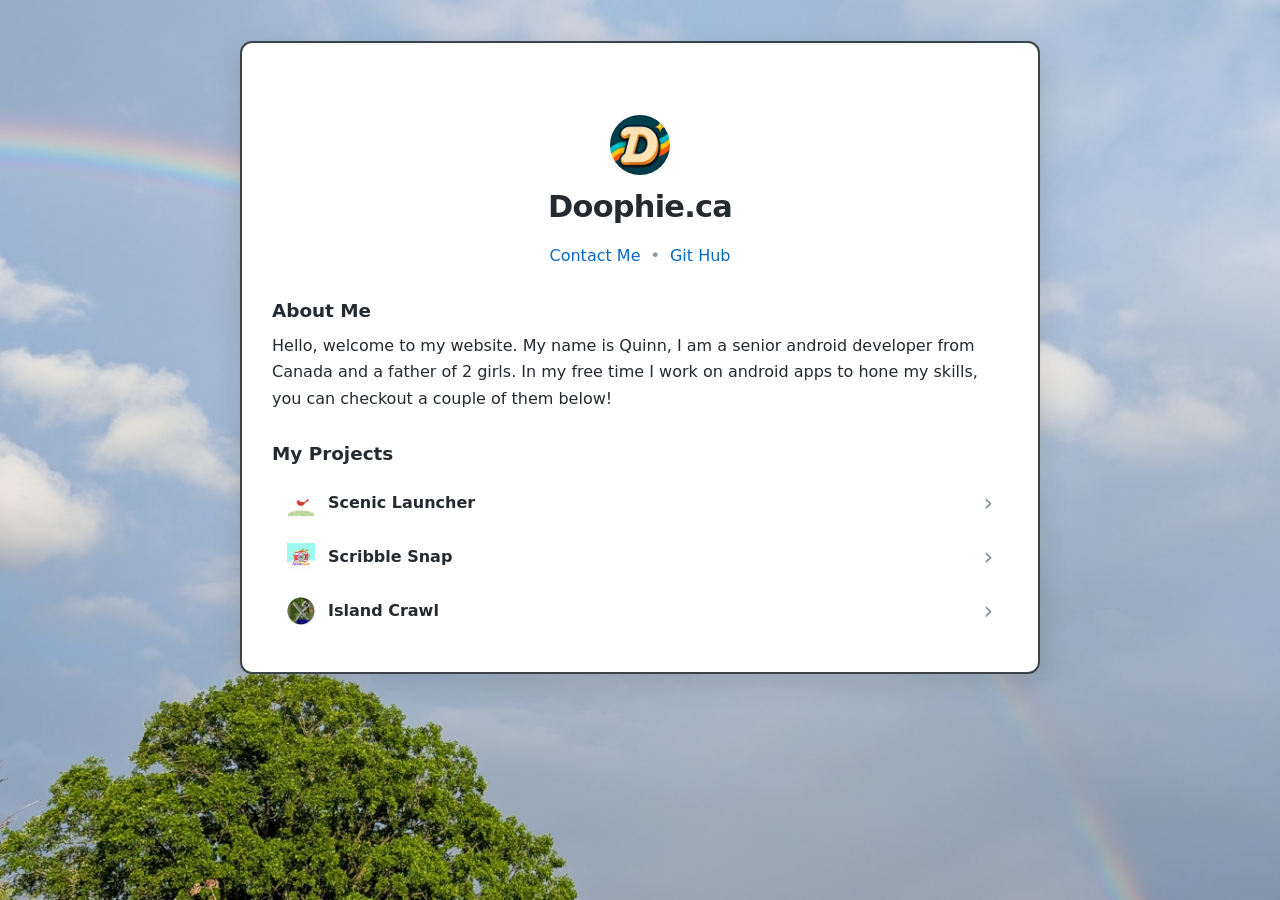
<file: index.html>
<!DOCTYPE html>

<html lang="en">
<head>
<meta charset="utf-8"/>
<title>Doophie.ca | Android Apps &amp; Games</title>
<!-- This imports your separate CSS file -->
<link href="style.css" rel="stylesheet"/>
<meta content="width=device-width, initial-scale=1" name="viewport"/><meta content="Doophie — independent Android apps and games." name="description"/></head>
<body class="parent-container">
<section class="framed-section">
<div class="header-container">
<img alt="Doophie developer icon" class="circle-image" decoding="async" src="res/icon_developer.png"/>
<h1>Doophie.ca</h1>
</div>
<div class="simple-link-container">
<a href="mailto:quinn@doophie.ca">Contact Me</a>
<span class="dot">•</span>
<a href="https://github.com/Doophie" rel="">Git Hub</a>
</div>
<h3 class="body-header-left">About Me</h3>
<p class="body-text-left">
        Hello, welcome to my website. My name is Quinn, I am a senior android developer from Canada and a father of 2 girls.
        In my free time I work on android apps to hone my skills, you can checkout a couple of them below!
        </p>
<h3 class="body-header-left">My Projects</h3>
<a class="project-link" href="sceniclauncher.html">
<div class="link-container">
<img alt="Sceniclauncher icon" class="link-icon" decoding="async" src="res/icon_sceniclauncher.png"/>
<b>Scenic Launcher</b>
<span aria-hidden="true" class="project-arrow">›</span></div>
</a>
<a class="project-link" href="scribblesnap.html">
<div class="link-container">
<img alt="Scribblesnap icon" class="link-icon" decoding="async" src="res/icon_scribblesnap.png"/>
<b>Scribble Snap</b>
<span aria-hidden="true" class="project-arrow">›</span></div>
</a>
<a class="project-link" href="islandcrawl.html">
<div class="link-container">
<img alt="Islandcrawl icon" class="link-icon" decoding="async" src="res/icon_islandcrawl.png"/>
<b>Island Crawl</b>
<span aria-hidden="true" class="project-arrow">›</span></div>
</a>
</section>
</body>
</html>
</file>
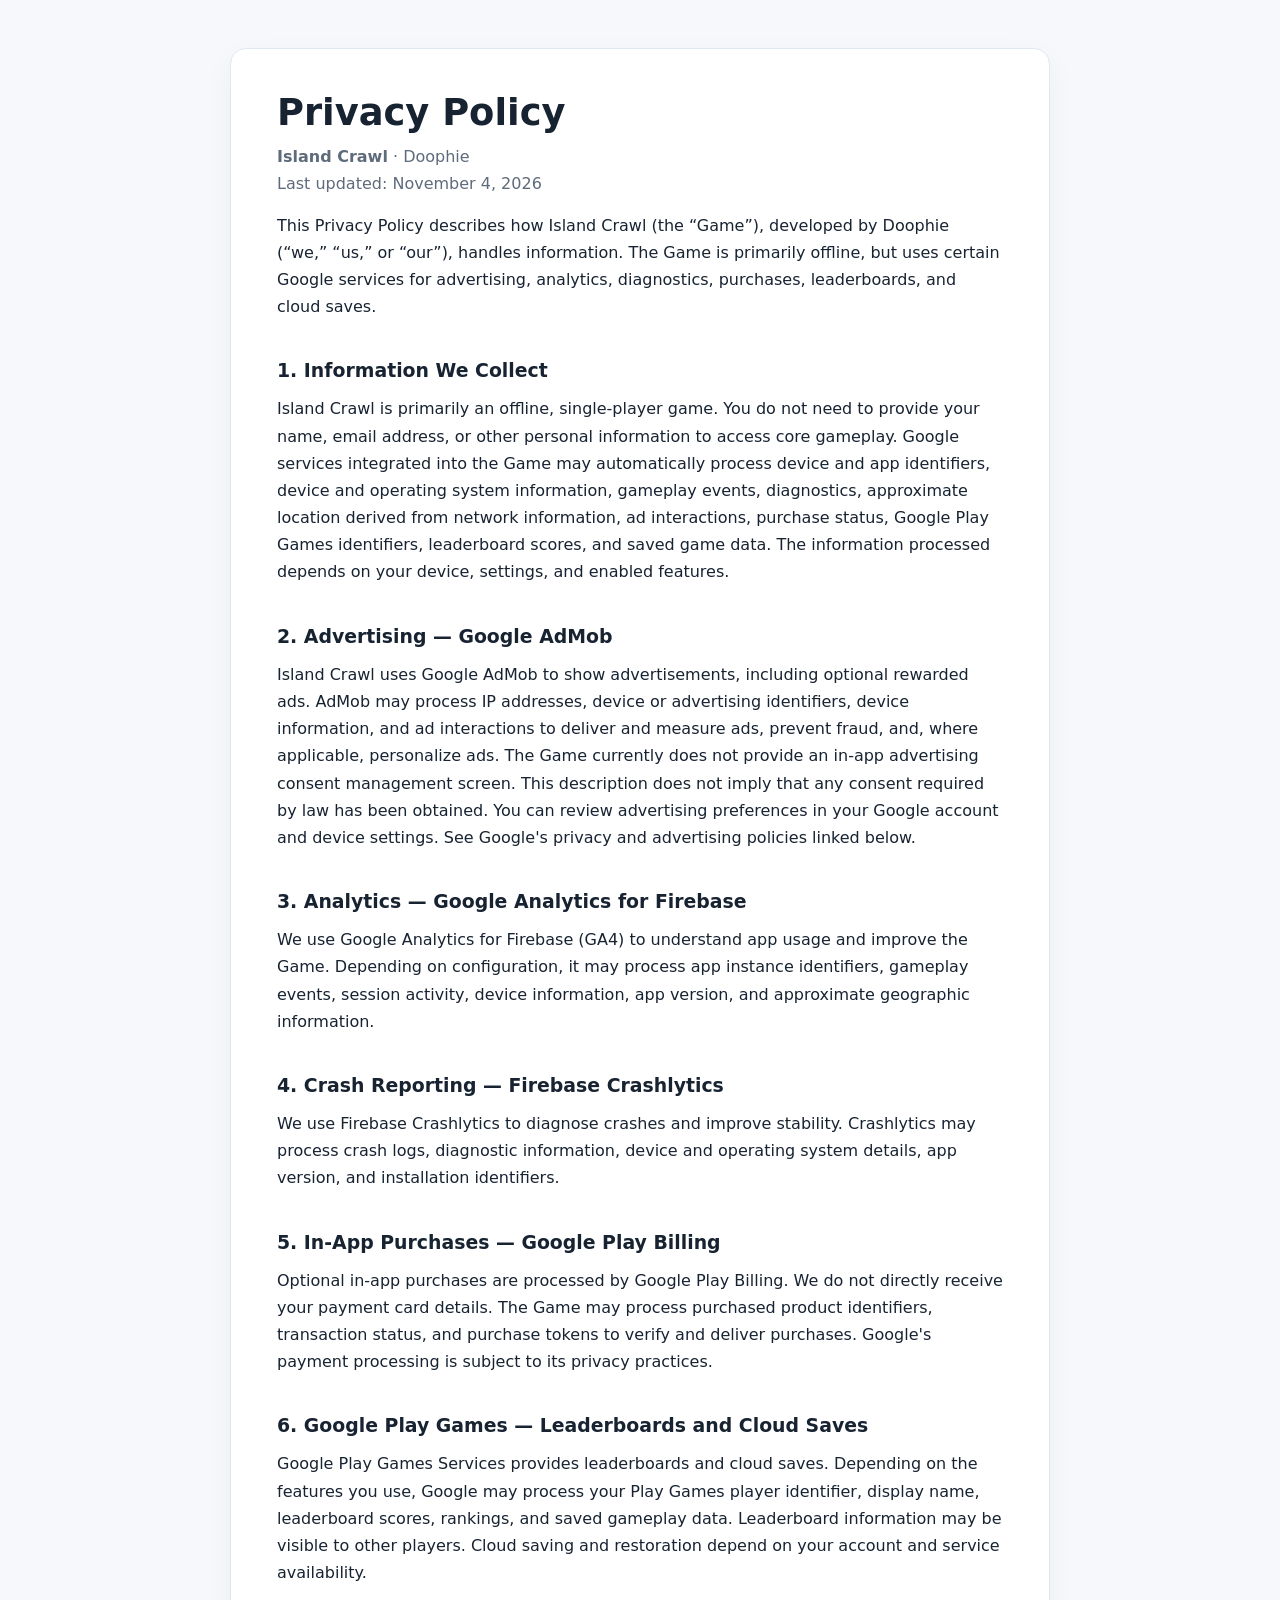
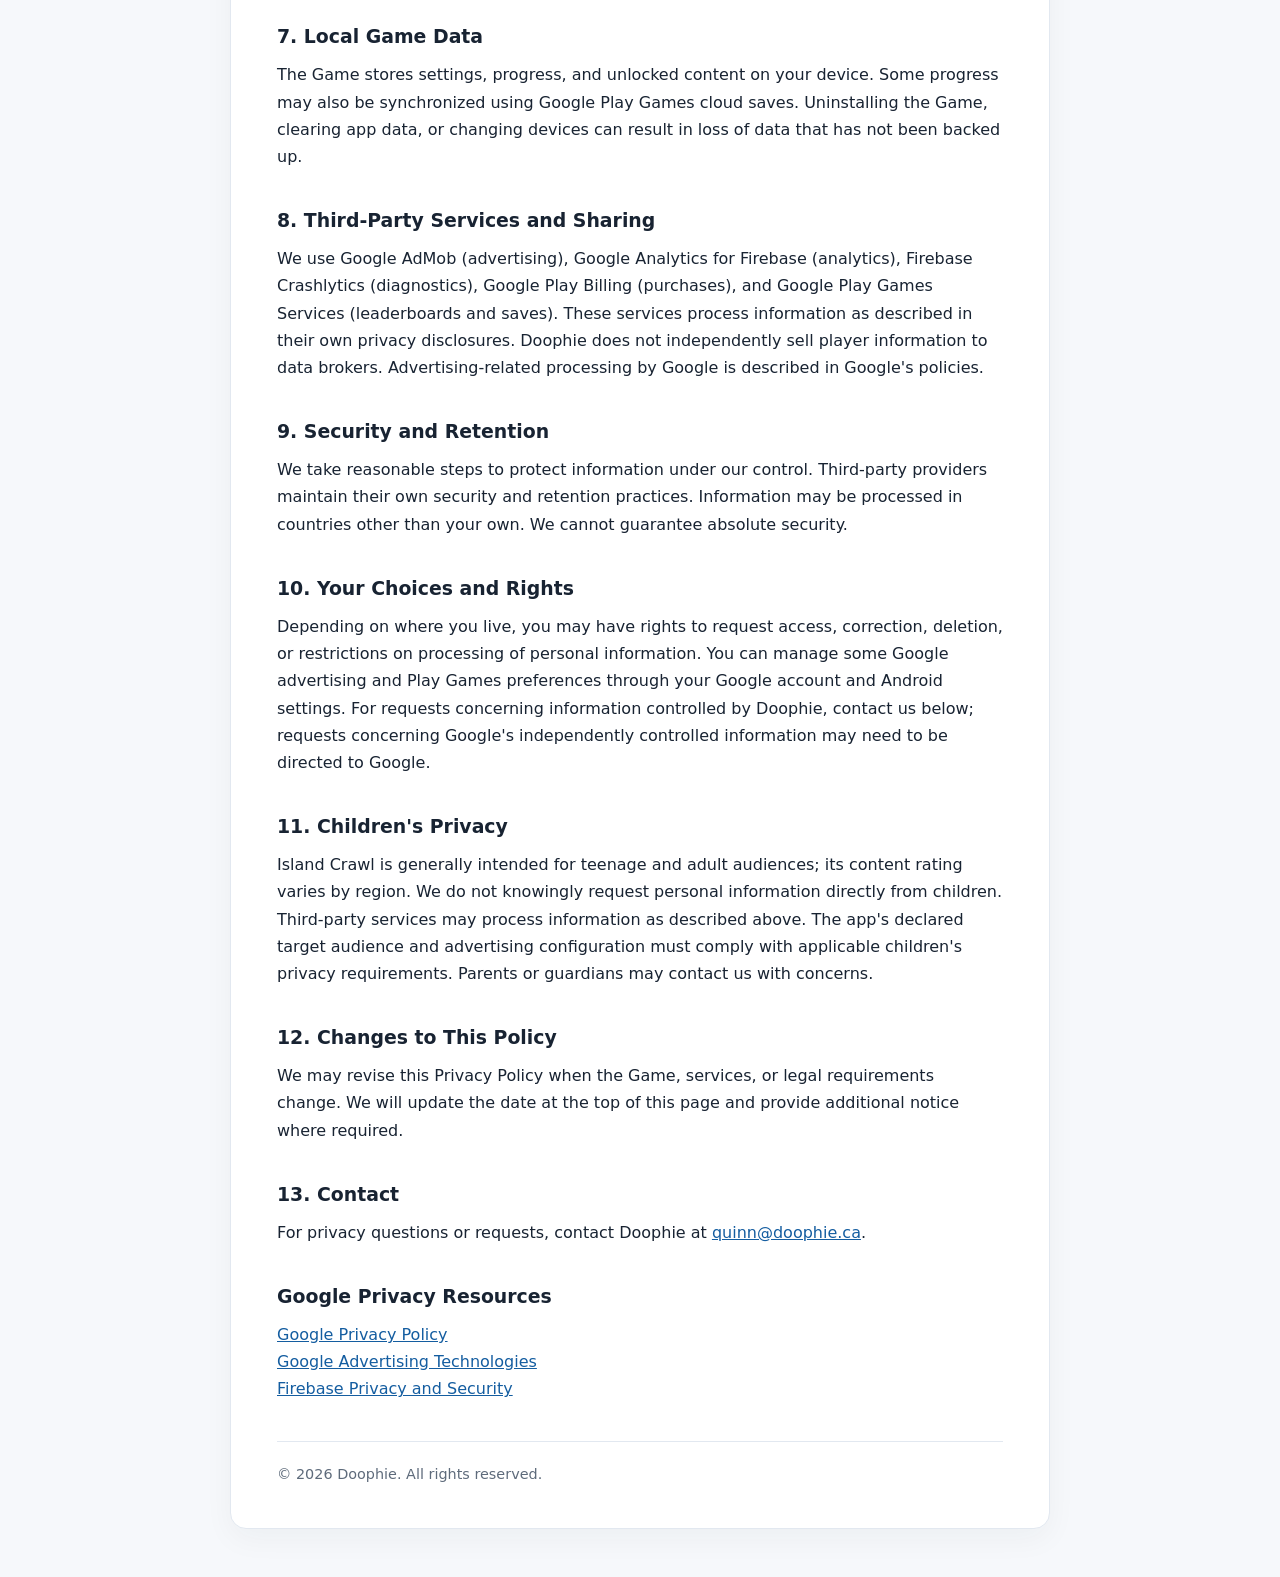
<file: island_crawl_privacy.html>
<!doctype html>
<html lang="en"><head><meta charset="utf-8"><meta name="viewport" content="width=device-width,initial-scale=1">
<meta name="description" content="Privacy Policy for Island Crawl by Doophie">
<title>Privacy Policy | Island Crawl</title>
<style>
:root{color-scheme:light dark}*{box-sizing:border-box}body{font:16px/1.7 system-ui,-apple-system,Segoe UI,Roboto,sans-serif;margin:0;background:#f6f8fb;color:#182332}
main{max-width:820px;margin:48px auto;padding:42px 46px;background:white;border:1px solid #e2e8f0;border-radius:16px;box-shadow:0 10px 30px #1624380b}
h1{font-size:2.3rem;line-height:1.2;margin:0 0 8px}h2{font-size:1.18rem;margin:34px 0 9px}p{margin:0 0 14px}.muted{color:#5e6b7b}a{color:#145da0;overflow-wrap:anywhere}footer{margin-top:38px;padding-top:20px;border-top:1px solid #e2e8f0;color:#5e6b7b;font-size:.9rem}
@media(max-width:650px){main{margin:0;padding:26px 20px;border:0;border-radius:0}h1{font-size:1.9rem}}
@media(prefers-color-scheme:dark){body{background:#101720;color:#e9eef5}main{background:#192431;border-color:#334155}.muted,footer{color:#afbdcc}footer{border-color:#334155}a{color:#8dc6ff}}
</style></head><body><main>
<header><h1>Privacy Policy</h1><p class="muted"><strong>Island Crawl</strong> · Doophie<br>Last updated: November 4, 2026</p></header>
<p>This Privacy Policy describes how Island Crawl (the “Game”), developed by Doophie (“we,” “us,” or “our”), handles information. The Game is primarily offline, but uses certain Google services for advertising, analytics, diagnostics, purchases, leaderboards, and cloud saves.</p>
<section><h2>1. Information We Collect</h2><p>Island Crawl is primarily an offline, single-player game. You do not need to provide your name, email address, or other personal information to access core gameplay. Google services integrated into the Game may automatically process device and app identifiers, device and operating system information, gameplay events, diagnostics, approximate location derived from network information, ad interactions, purchase status, Google Play Games identifiers, leaderboard scores, and saved game data. The information processed depends on your device, settings, and enabled features.</p></section>
<section><h2>2. Advertising — Google AdMob</h2><p>Island Crawl uses Google AdMob to show advertisements, including optional rewarded ads. AdMob may process IP addresses, device or advertising identifiers, device information, and ad interactions to deliver and measure ads, prevent fraud, and, where applicable, personalize ads. The Game currently does not provide an in-app advertising consent management screen. This description does not imply that any consent required by law has been obtained. You can review advertising preferences in your Google account and device settings. See Google's privacy and advertising policies linked below.</p></section>
<section><h2>3. Analytics — Google Analytics for Firebase</h2><p>We use Google Analytics for Firebase (GA4) to understand app usage and improve the Game. Depending on configuration, it may process app instance identifiers, gameplay events, session activity, device information, app version, and approximate geographic information.</p></section>
<section><h2>4. Crash Reporting — Firebase Crashlytics</h2><p>We use Firebase Crashlytics to diagnose crashes and improve stability. Crashlytics may process crash logs, diagnostic information, device and operating system details, app version, and installation identifiers.</p></section>
<section><h2>5. In-App Purchases — Google Play Billing</h2><p>Optional in-app purchases are processed by Google Play Billing. We do not directly receive your payment card details. The Game may process purchased product identifiers, transaction status, and purchase tokens to verify and deliver purchases. Google's payment processing is subject to its privacy practices.</p></section>
<section><h2>6. Google Play Games — Leaderboards and Cloud Saves</h2><p>Google Play Games Services provides leaderboards and cloud saves. Depending on the features you use, Google may process your Play Games player identifier, display name, leaderboard scores, rankings, and saved gameplay data. Leaderboard information may be visible to other players. Cloud saving and restoration depend on your account and service availability.</p></section>
<section><h2>7. Local Game Data</h2><p>The Game stores settings, progress, and unlocked content on your device. Some progress may also be synchronized using Google Play Games cloud saves. Uninstalling the Game, clearing app data, or changing devices can result in loss of data that has not been backed up.</p></section>
<section><h2>8. Third-Party Services and Sharing</h2><p>We use Google AdMob (advertising), Google Analytics for Firebase (analytics), Firebase Crashlytics (diagnostics), Google Play Billing (purchases), and Google Play Games Services (leaderboards and saves). These services process information as described in their own privacy disclosures. Doophie does not independently sell player information to data brokers. Advertising-related processing by Google is described in Google's policies.</p></section>
<section><h2>9. Security and Retention</h2><p>We take reasonable steps to protect information under our control. Third-party providers maintain their own security and retention practices. Information may be processed in countries other than your own. We cannot guarantee absolute security.</p></section>
<section><h2>10. Your Choices and Rights</h2><p>Depending on where you live, you may have rights to request access, correction, deletion, or restrictions on processing of personal information. You can manage some Google advertising and Play Games preferences through your Google account and Android settings. For requests concerning information controlled by Doophie, contact us below; requests concerning Google's independently controlled information may need to be directed to Google.</p></section>
<section><h2>11. Children&#x27;s Privacy</h2><p>Island Crawl is generally intended for teenage and adult audiences; its content rating varies by region. We do not knowingly request personal information directly from children. Third-party services may process information as described above. The app's declared target audience and advertising configuration must comply with applicable children's privacy requirements. Parents or guardians may contact us with concerns.</p></section>
<section><h2>12. Changes to This Policy</h2><p>We may revise this Privacy Policy when the Game, services, or legal requirements change. We will update the date at the top of this page and provide additional notice where required.</p></section>
<section><h2>13. Contact</h2><p>For privacy questions or requests, contact Doophie at <a href="mailto:quinn@doophie.ca">quinn@doophie.ca</a>.</p></section>
<section><h2>Google Privacy Resources</h2><p>
<a href="https://policies.google.com/privacy">Google Privacy Policy</a><br>
<a href="https://policies.google.com/technologies/ads">Google Advertising Technologies</a><br>
<a href="https://firebase.google.com/support/privacy">Firebase Privacy and Security</a>
</p></section>
<footer>© 2026 Doophie. All rights reserved.</footer></main></body></html>
</file>
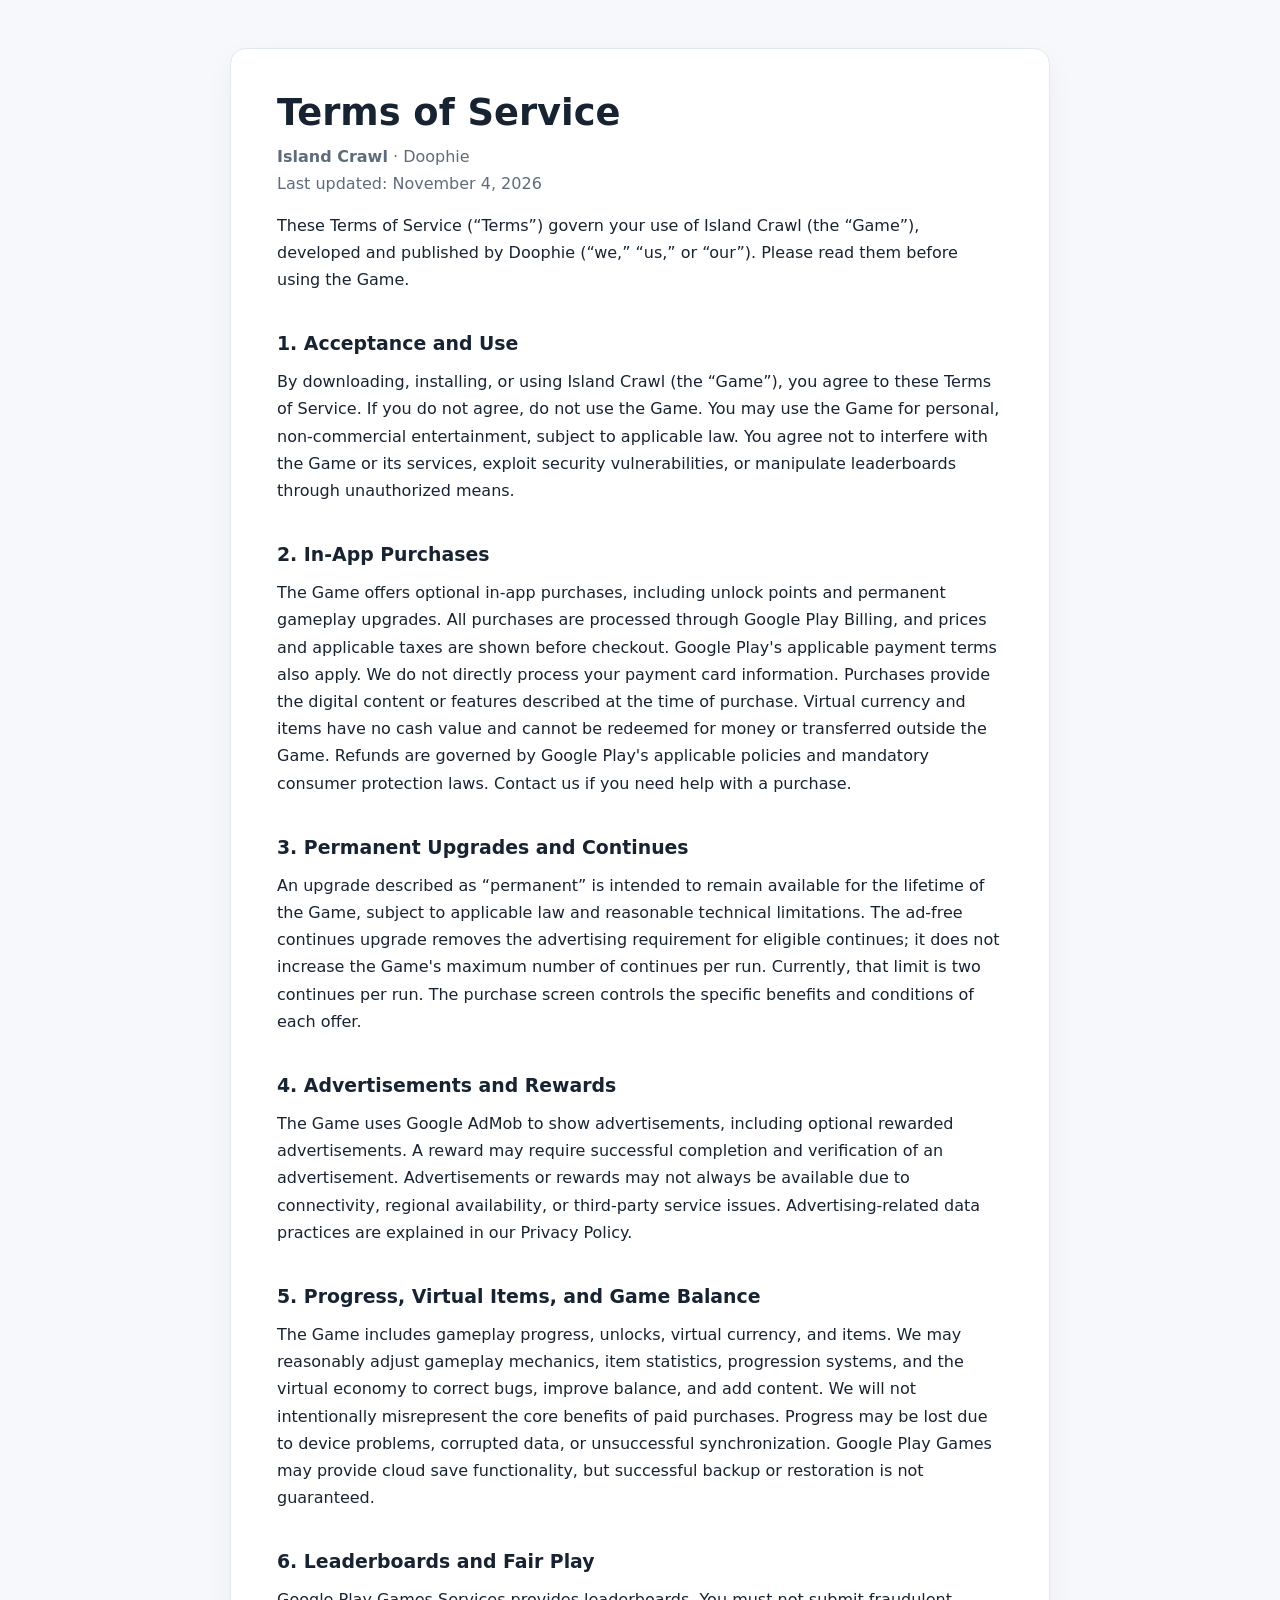
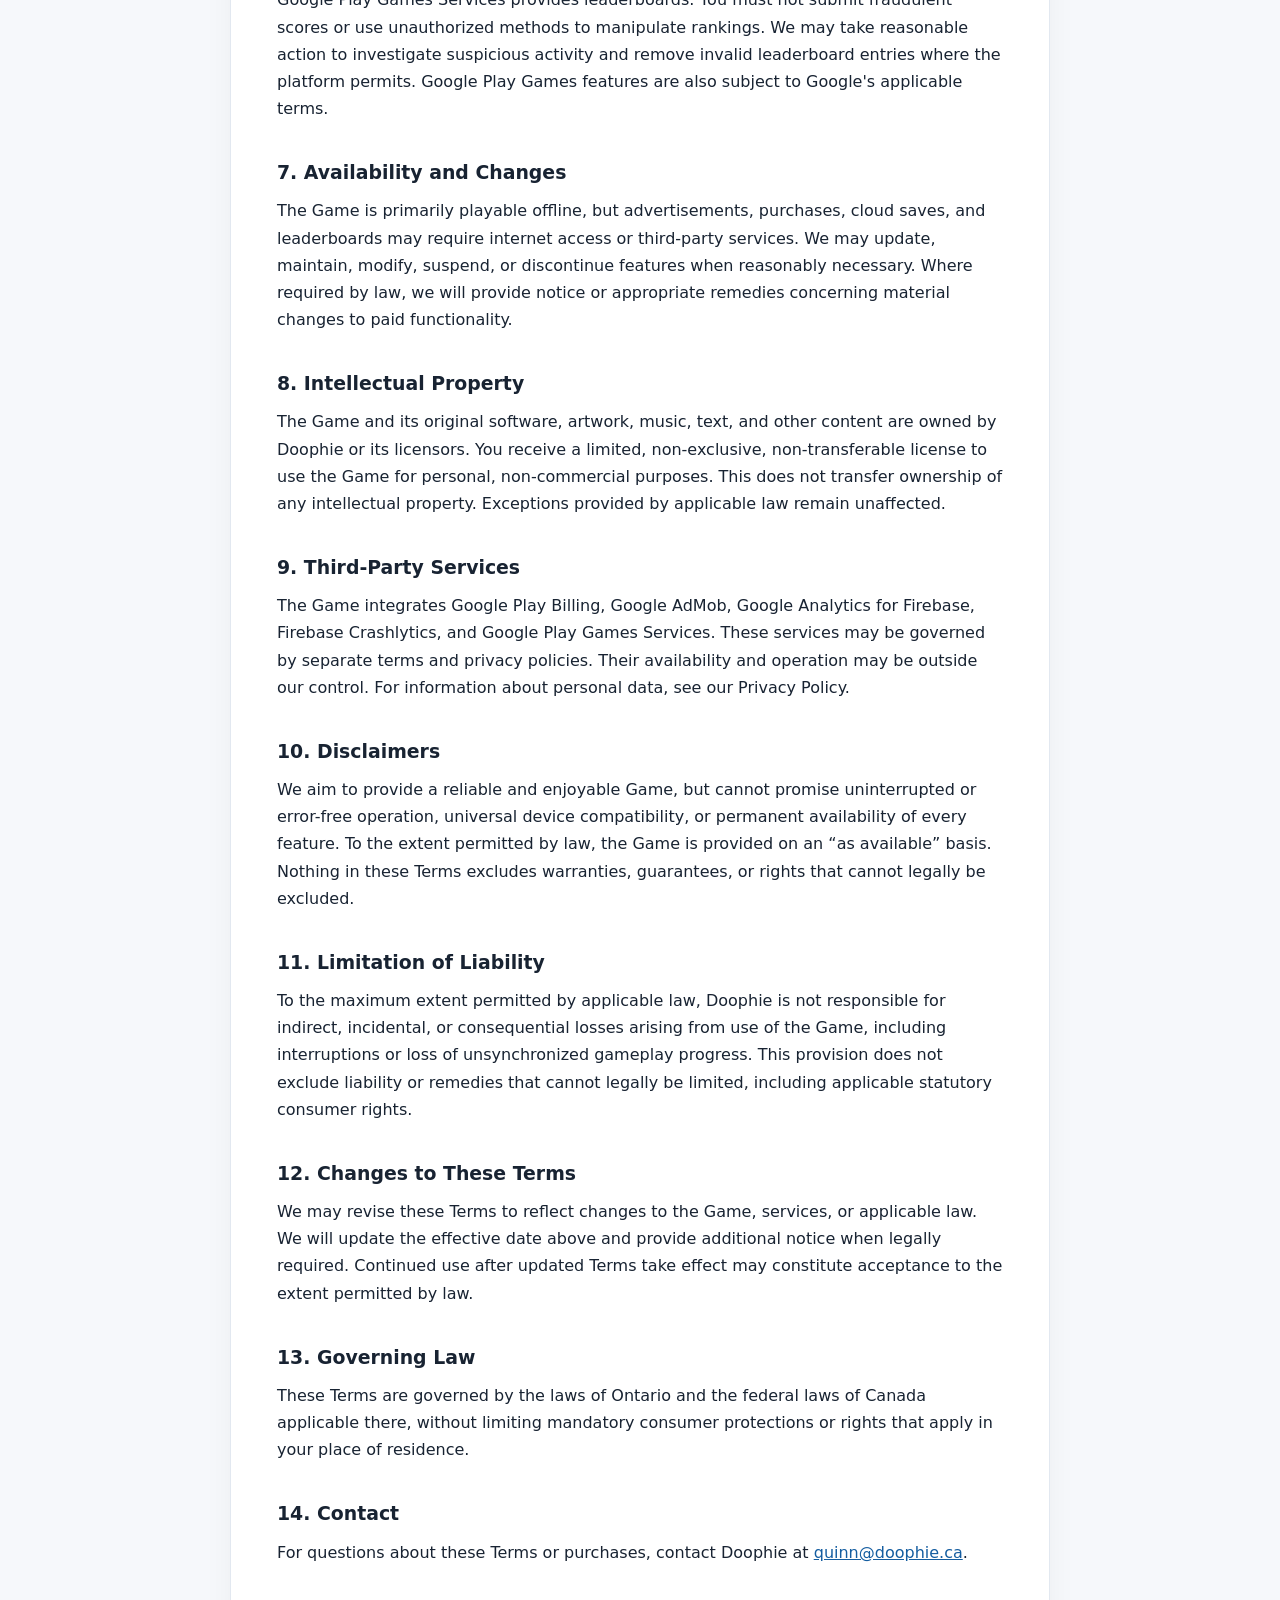
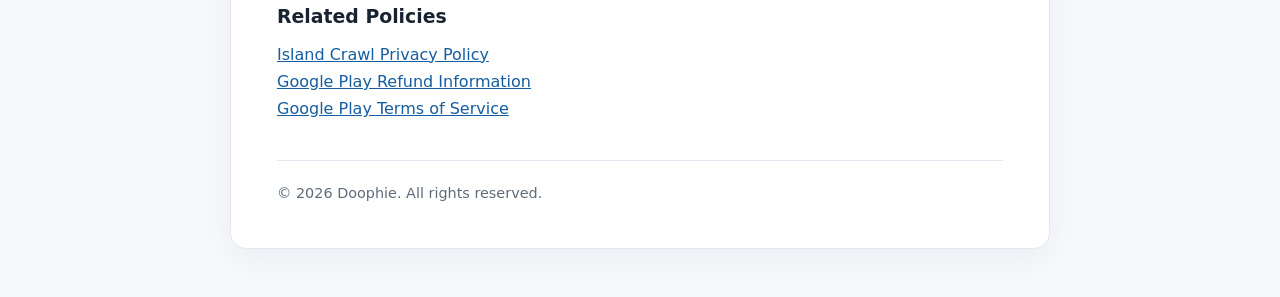
<file: island_crawl_terms_of_service.html>
<!doctype html>
<html lang="en"><head><meta charset="utf-8"><meta name="viewport" content="width=device-width, initial-scale=1">
<meta name="description" content="Terms of Service for Island Crawl by Doophie">
<title>Terms of Service | Island Crawl</title>
<style>
:root{color-scheme:light dark}*{box-sizing:border-box}body{font:16px/1.7 system-ui,-apple-system,Segoe UI,Roboto,sans-serif;margin:0;background:#f6f8fb;color:#182332}
main{max-width:820px;margin:48px auto;padding:42px 46px;background:white;border:1px solid #e2e8f0;border-radius:16px;box-shadow:0 10px 30px #1624380b}
h1{font-size:2.3rem;line-height:1.2;margin:0 0 8px}h2{font-size:1.18rem;margin:34px 0 9px}p{margin:0 0 14px}.muted{color:#5e6b7b}a{color:#145da0;overflow-wrap:anywhere}footer{margin-top:38px;padding-top:20px;border-top:1px solid #e2e8f0;color:#5e6b7b;font-size:.9rem}
@media(max-width:650px){main{margin:0;padding:26px 20px;border:0;border-radius:0}h1{font-size:1.9rem}}
@media(prefers-color-scheme:dark){body{background:#101720;color:#e9eef5}main{background:#192431;border-color:#334155}.muted,footer{color:#afbdcc}footer{border-color:#334155}a{color:#8dc6ff}}
</style></head><body><main>
<header><h1>Terms of Service</h1><p class="muted"><strong>Island Crawl</strong> · Doophie<br>Last updated: November 4, 2026</p></header>
<p>These Terms of Service (“Terms”) govern your use of Island Crawl (the “Game”), developed and published by Doophie (“we,” “us,” or “our”). Please read them before using the Game.</p>
<section><h2>1. Acceptance and Use</h2><p>By downloading, installing, or using Island Crawl (the “Game”), you agree to these Terms of Service. If you do not agree, do not use the Game. You may use the Game for personal, non-commercial entertainment, subject to applicable law. You agree not to interfere with the Game or its services, exploit security vulnerabilities, or manipulate leaderboards through unauthorized means.</p></section>
<section><h2>2. In-App Purchases</h2><p>The Game offers optional in-app purchases, including unlock points and permanent gameplay upgrades. All purchases are processed through Google Play Billing, and prices and applicable taxes are shown before checkout. Google Play's applicable payment terms also apply. We do not directly process your payment card information. Purchases provide the digital content or features described at the time of purchase. Virtual currency and items have no cash value and cannot be redeemed for money or transferred outside the Game. Refunds are governed by Google Play's applicable policies and mandatory consumer protection laws. Contact us if you need help with a purchase.</p></section>
<section><h2>3. Permanent Upgrades and Continues</h2><p>An upgrade described as “permanent” is intended to remain available for the lifetime of the Game, subject to applicable law and reasonable technical limitations. The ad-free continues upgrade removes the advertising requirement for eligible continues; it does not increase the Game's maximum number of continues per run. Currently, that limit is two continues per run. The purchase screen controls the specific benefits and conditions of each offer.</p></section>
<section><h2>4. Advertisements and Rewards</h2><p>The Game uses Google AdMob to show advertisements, including optional rewarded advertisements. A reward may require successful completion and verification of an advertisement. Advertisements or rewards may not always be available due to connectivity, regional availability, or third-party service issues. Advertising-related data practices are explained in our Privacy Policy.</p></section>
<section><h2>5. Progress, Virtual Items, and Game Balance</h2><p>The Game includes gameplay progress, unlocks, virtual currency, and items. We may reasonably adjust gameplay mechanics, item statistics, progression systems, and the virtual economy to correct bugs, improve balance, and add content. We will not intentionally misrepresent the core benefits of paid purchases. Progress may be lost due to device problems, corrupted data, or unsuccessful synchronization. Google Play Games may provide cloud save functionality, but successful backup or restoration is not guaranteed.</p></section>
<section><h2>6. Leaderboards and Fair Play</h2><p>Google Play Games Services provides leaderboards. You must not submit fraudulent scores or use unauthorized methods to manipulate rankings. We may take reasonable action to investigate suspicious activity and remove invalid leaderboard entries where the platform permits. Google Play Games features are also subject to Google's applicable terms.</p></section>
<section><h2>7. Availability and Changes</h2><p>The Game is primarily playable offline, but advertisements, purchases, cloud saves, and leaderboards may require internet access or third-party services. We may update, maintain, modify, suspend, or discontinue features when reasonably necessary. Where required by law, we will provide notice or appropriate remedies concerning material changes to paid functionality.</p></section>
<section><h2>8. Intellectual Property</h2><p>The Game and its original software, artwork, music, text, and other content are owned by Doophie or its licensors. You receive a limited, non-exclusive, non-transferable license to use the Game for personal, non-commercial purposes. This does not transfer ownership of any intellectual property. Exceptions provided by applicable law remain unaffected.</p></section>
<section><h2>9. Third-Party Services</h2><p>The Game integrates Google Play Billing, Google AdMob, Google Analytics for Firebase, Firebase Crashlytics, and Google Play Games Services. These services may be governed by separate terms and privacy policies. Their availability and operation may be outside our control. For information about personal data, see our Privacy Policy.</p></section>
<section><h2>10. Disclaimers</h2><p>We aim to provide a reliable and enjoyable Game, but cannot promise uninterrupted or error-free operation, universal device compatibility, or permanent availability of every feature. To the extent permitted by law, the Game is provided on an “as available” basis. Nothing in these Terms excludes warranties, guarantees, or rights that cannot legally be excluded.</p></section>
<section><h2>11. Limitation of Liability</h2><p>To the maximum extent permitted by applicable law, Doophie is not responsible for indirect, incidental, or consequential losses arising from use of the Game, including interruptions or loss of unsynchronized gameplay progress. This provision does not exclude liability or remedies that cannot legally be limited, including applicable statutory consumer rights.</p></section>
<section><h2>12. Changes to These Terms</h2><p>We may revise these Terms to reflect changes to the Game, services, or applicable law. We will update the effective date above and provide additional notice when legally required. Continued use after updated Terms take effect may constitute acceptance to the extent permitted by law.</p></section>
<section><h2>13. Governing Law</h2><p>These Terms are governed by the laws of Ontario and the federal laws of Canada applicable there, without limiting mandatory consumer protections or rights that apply in your place of residence.</p></section>
<section><h2>14. Contact</h2><p>For questions about these Terms or purchases, contact Doophie at <a href="mailto:quinn@doophie.ca">quinn@doophie.ca</a>.</p></section>
<section><h2>Related Policies</h2><p><a href="https://www.doophie.ca/island_crawl_privacy">Island Crawl Privacy Policy</a><br><a href="https://support.google.com/googleplay/answer/2479637">Google Play Refund Information</a><br><a href="https://play.google.com/about/play-terms/">Google Play Terms of Service</a></p></section>
<footer>© 2026 Doophie. All rights reserved.</footer></main></body></html>
</file>
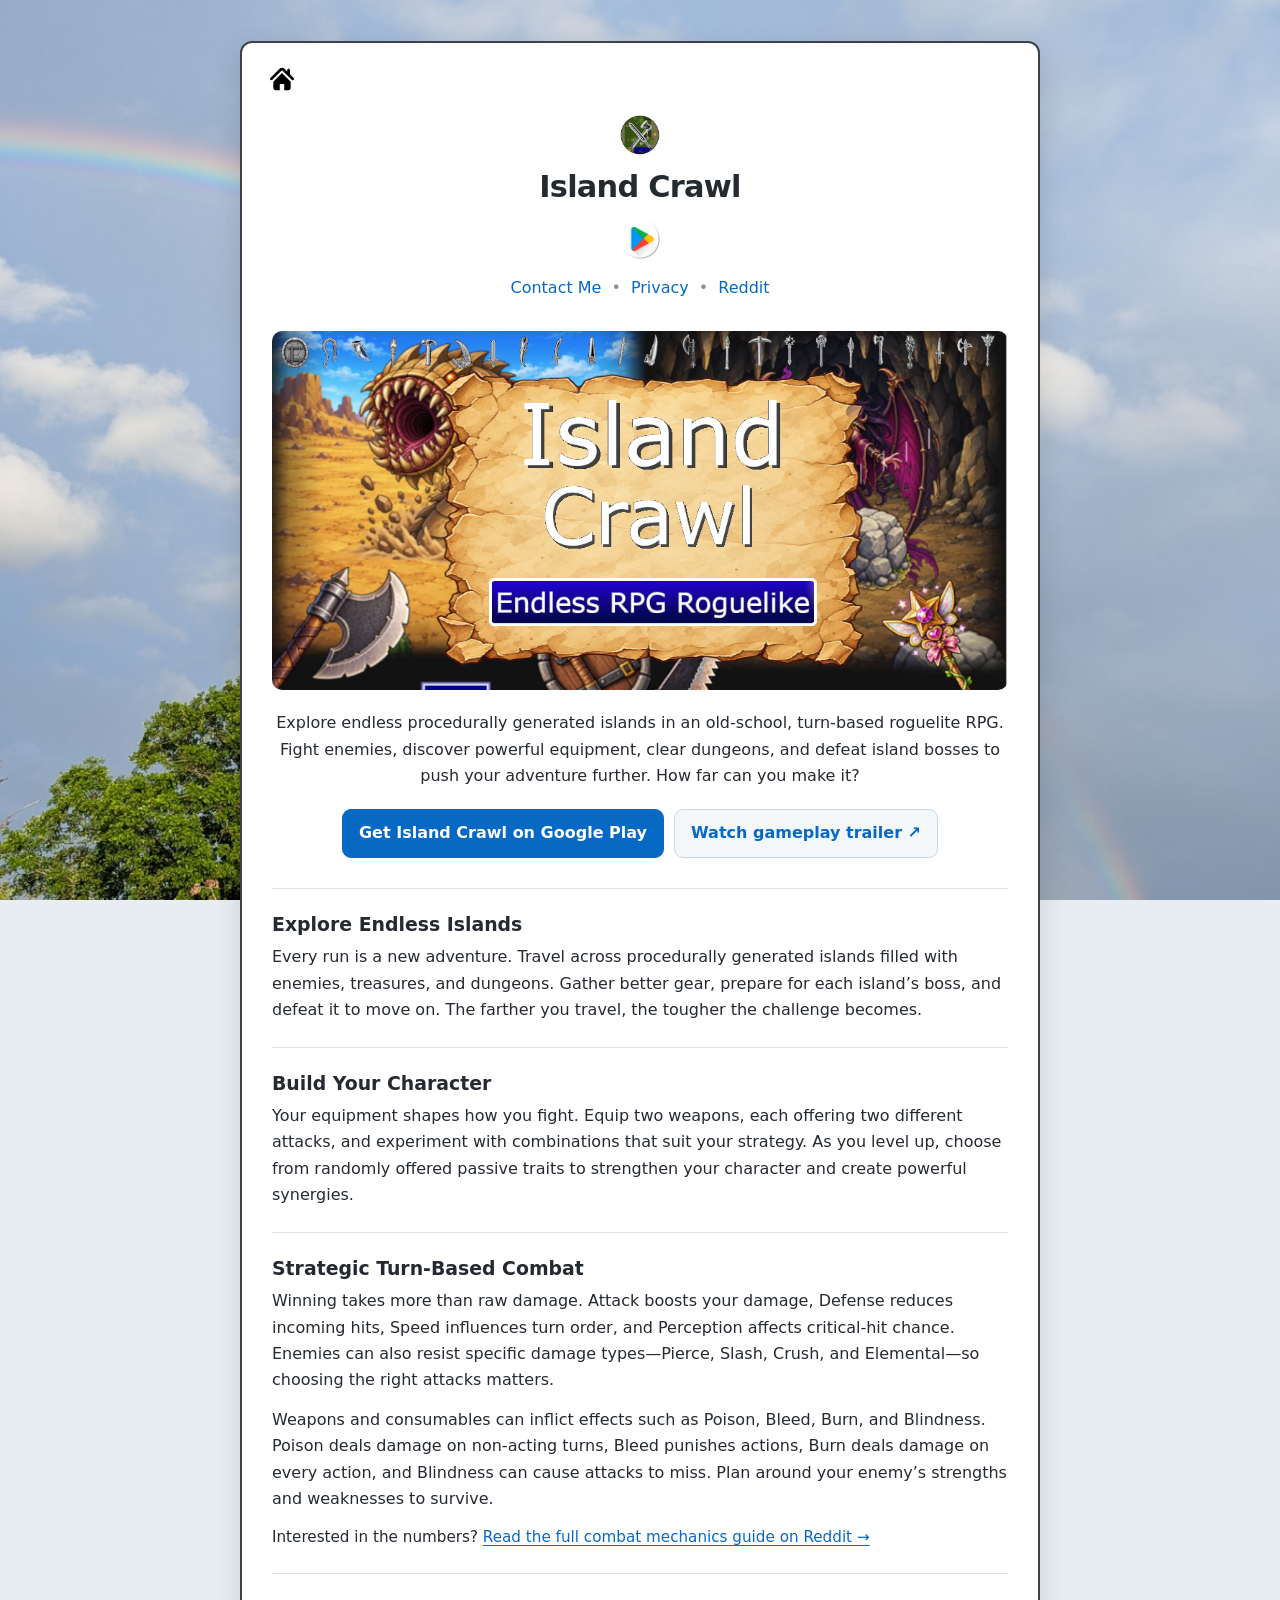
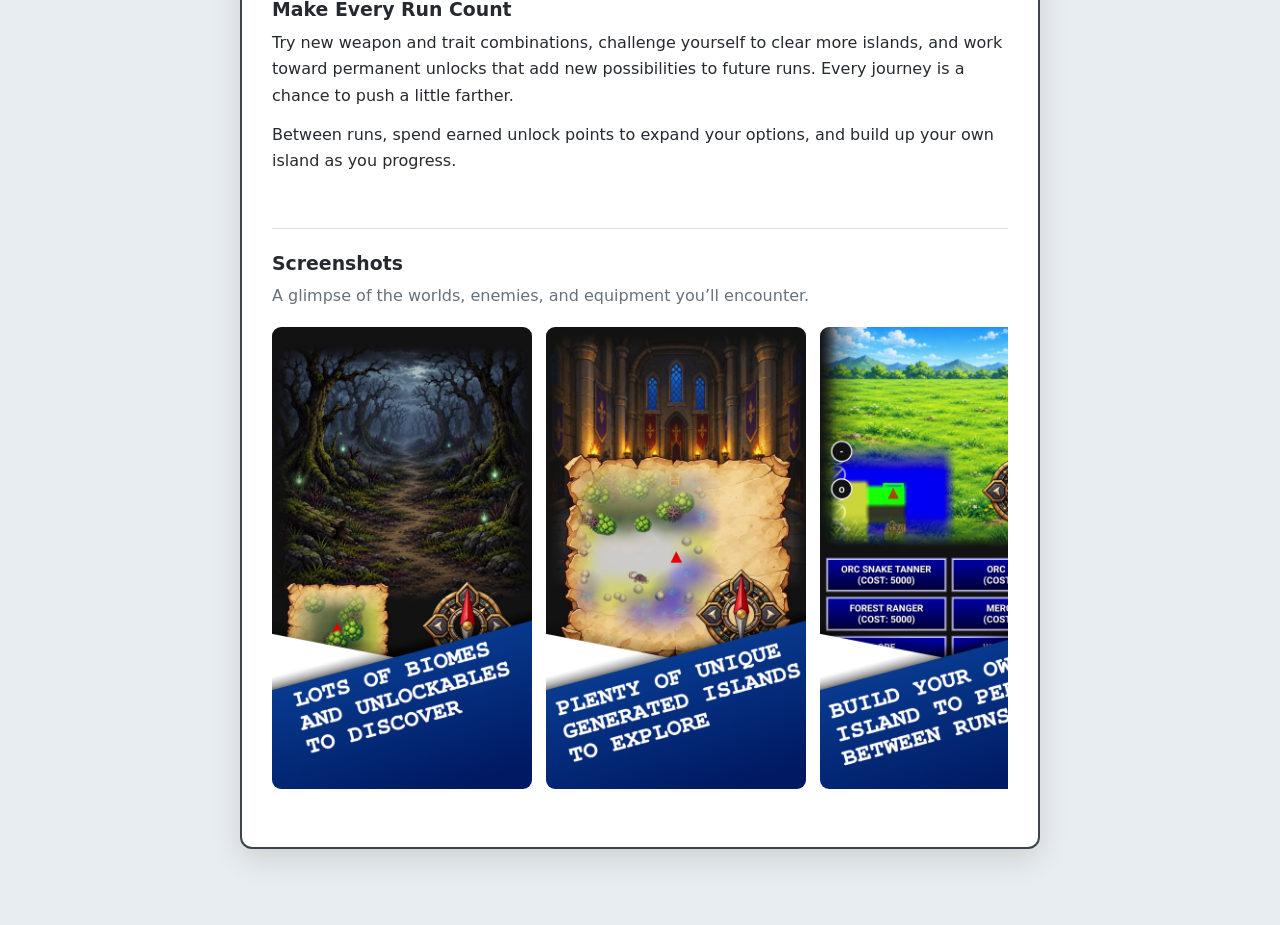
<file: islandcrawl.html>
<!DOCTYPE html>

<html lang="en">
<head>
<meta charset="utf-8"/>
<title>Island Crawl | Doophie.ca</title>
<!-- This imports your separate CSS file -->
<link href="style.css" rel="stylesheet"/>
<meta content="width=device-width, initial-scale=1" name="viewport"/><meta content="Island Crawl is a turn-based roguelite RPG for Android. Explore procedural islands, build your character with gear and traits, and master strategic combat." name="description"/></head>
<body class="parent-container">
<section class="framed-section">
<a aria-label="Back to homepage" href="index.html">
<img alt="Back to homepage" class="home-icon" decoding="async" src="res/icon_home.svg"/>
</a>
<div class="header-container">
<img alt="Islandcrawl icon" class="header-icon" decoding="async" src="res/icon_islandcrawl.png"/>
<h1>Island Crawl</h1>
<a href="https://play.google.com/store/apps/details?id=ca.doophie.islandcrawl" rel=""><img alt="View on Google Play" class="header-icon" decoding="async" src="res/icon_googleplay.png"/></a>
</div>
<div class="simple-link-container">
<a href="mailto:sceniclauncher@gmail.com">Contact Me</a>
<span class="dot">•</span>
<a href="island_crawl_privacy.html">Privacy</a>
<span class="dot">•</span>
<a href="https://www.reddit.com/r/islandcrawl" rel="">Reddit</a>
</div>
<img alt="Island Crawl — Endless RPG Roguelike artwork" class="island-hero" src="assets/graphic.png"/><p class="body-text">Explore endless procedurally generated islands in an old-school, turn-based roguelite RPG. Fight enemies, discover powerful equipment, clear dungeons, and defeat island bosses to push your adventure further. How far can you make it?</p><div class="game-actions"><a class="game-action primary" href="https://play.google.com/store/apps/details?id=ca.doophie.islandcrawl">Get Island Crawl on Google Play</a><a class="game-action secondary" href="https://www.youtube.com/shorts/0kr6p4GPu9E">Watch gameplay trailer ↗</a></div><div class="game-details">
<section class="game-detail"><h2>Explore Endless Islands</h2><p>Every run is a new adventure. Travel across procedurally generated islands filled with enemies, treasures, and dungeons. Gather better gear, prepare for each island’s boss, and defeat it to move on. The farther you travel, the tougher the challenge becomes.</p></section>
<section class="game-detail"><h2>Build Your Character</h2><p>Your equipment shapes how you fight. Equip two weapons, each offering two different attacks, and experiment with combinations that suit your strategy. As you level up, choose from randomly offered passive traits to strengthen your character and create powerful synergies.</p></section>
<section class="game-detail"><h2>Strategic Turn-Based Combat</h2><p>Winning takes more than raw damage. Attack boosts your damage, Defense reduces incoming hits, Speed influences turn order, and Perception affects critical-hit chance. Enemies can also resist specific damage types—Pierce, Slash, Crush, and Elemental—so choosing the right attacks matters.</p><p>Weapons and consumables can inflict effects such as Poison, Bleed, Burn, and Blindness. Poison deals damage on non-acting turns, Bleed punishes actions, Burn deals damage on every action, and Blindness can cause attacks to miss. Plan around your enemy’s strengths and weaknesses to survive.</p><p class="detail-link">Interested in the numbers? <a href="https://www.reddit.com/r/IslandCrawl/comments/1wl02rk/combat_info/">Read the full combat mechanics guide on Reddit →</a></p></section>
<section class="game-detail"><h2>Make Every Run Count</h2><p>Try new weapon and trait combinations, challenge yourself to clear more islands, and work toward permanent unlocks that add new possibilities to future runs. Every journey is a chance to push a little farther.</p><p>Between runs, spend earned unlock points to expand your options, and build up your own island as you progress.</p></section>
</div><section class="island-gallery"><h2>Screenshots</h2><p>A glimpse of the worlds, enemies, and equipment you’ll encounter.</p><div class="island-gallery-scroll"><figure><img alt="Discover a variety of biomes" decoding="async" loading="lazy" src="assets/biomes_to_discover.png"/></figure><figure><img alt="Explore procedurally generated islands" decoding="async" loading="lazy" src="assets/islands_to_explore.png"/></figure><figure><img alt="Build your own persistent island" decoding="async" loading="lazy" src="assets/build_your_own_island.png"/></figure><figure><img alt="Defeat powerful bosses" decoding="async" loading="lazy" src="assets/powerful_bosses.png"/></figure><figure><img alt="Equip items for different situations" decoding="async" loading="lazy" src="assets/equip_items.png"/></figure><figure><img alt="Weapons offer unique attacks and effects" decoding="async" loading="lazy" src="assets/unique_attacks.png"/></figure><figure><img alt="How far can you crawl?" decoding="async" loading="lazy" src="assets/how_far.png"/></figure></div></section>

</section>
</body>
</html>
</file>
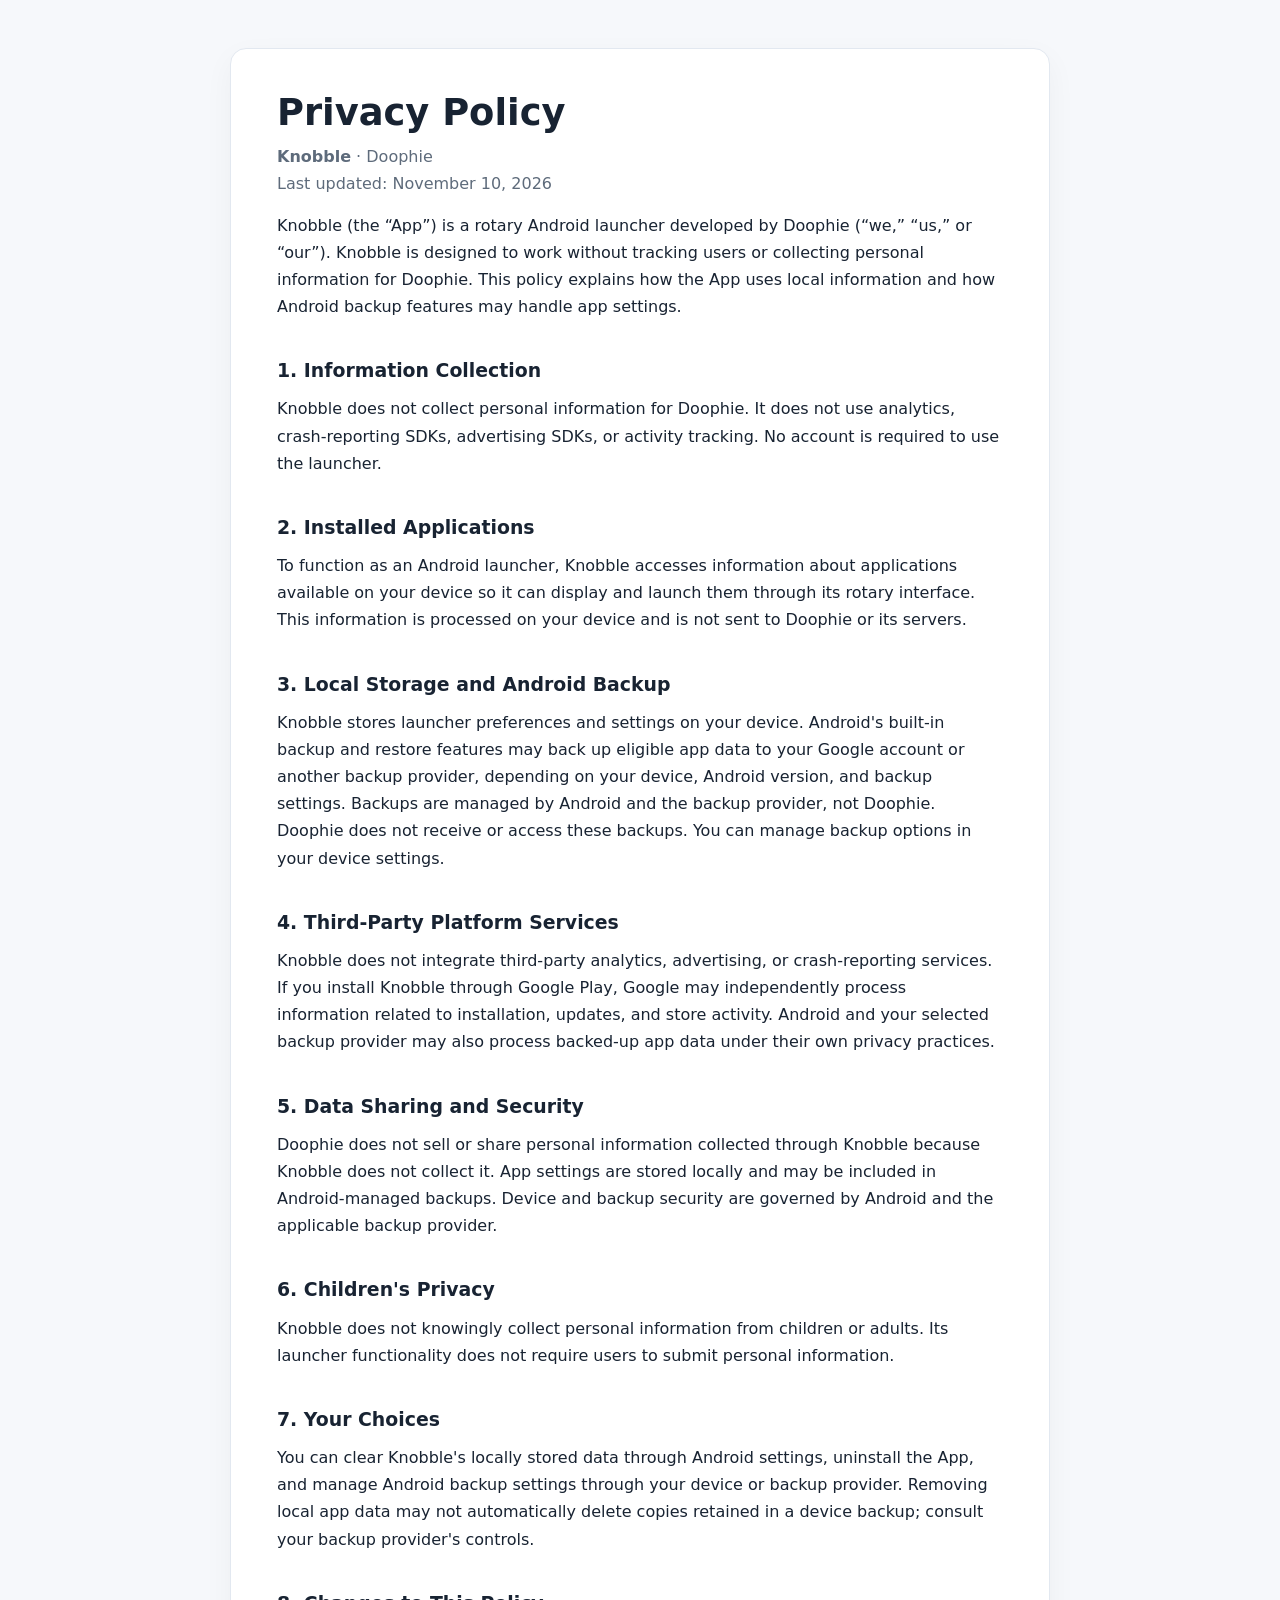
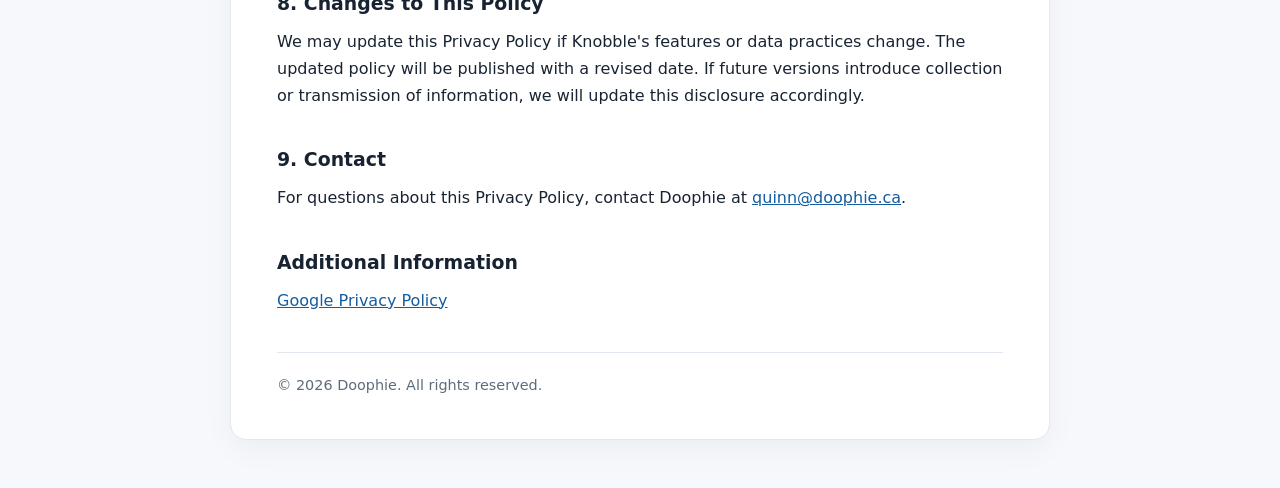
<file: knobble_privacy_policy.html>
<!doctype html>
<html lang="en">
<head>
<meta charset="utf-8"><meta name="viewport" content="width=device-width,initial-scale=1">
<meta name="description" content="Privacy Policy for Knobble, a rotary Android launcher by Doophie">
<title>Privacy Policy | Knobble</title>
<style>
:root{color-scheme:light dark}*{box-sizing:border-box}body{font:16px/1.7 system-ui,-apple-system,Segoe UI,Roboto,sans-serif;margin:0;background:#f6f8fb;color:#182332}main{max-width:820px;margin:48px auto;padding:42px 46px;background:white;border:1px solid #e2e8f0;border-radius:16px;box-shadow:0 10px 30px #1624380b}h1{font-size:2.3rem;line-height:1.2;margin:0 0 8px}h2{font-size:1.18rem;margin:34px 0 9px}p{margin:0 0 14px}.muted{color:#5e6b7b}a{color:#145da0;overflow-wrap:anywhere}footer{margin-top:38px;padding-top:20px;border-top:1px solid #e2e8f0;color:#5e6b7b;font-size:.9rem}@media(max-width:650px){main{margin:0;padding:26px 20px;border:0;border-radius:0}h1{font-size:1.9rem}}@media(prefers-color-scheme:dark){body{background:#101720;color:#e9eef5}main{background:#192431;border-color:#334155}.muted,footer{color:#afbdcc}footer{border-color:#334155}a{color:#8dc6ff}}
</style>
</head><body><main>
<header><h1>Privacy Policy</h1><p class="muted"><strong>Knobble</strong> · Doophie<br>Last updated: November 10, 2026</p></header>
<p>Knobble (the “App”) is a rotary Android launcher developed by Doophie (“we,” “us,” or “our”). Knobble is designed to work without tracking users or collecting personal information for Doophie. This policy explains how the App uses local information and how Android backup features may handle app settings.</p>
<section><h2>1. Information Collection</h2><p>Knobble does not collect personal information for Doophie. It does not use analytics, crash-reporting SDKs, advertising SDKs, or activity tracking. No account is required to use the launcher.</p></section>
<section><h2>2. Installed Applications</h2><p>To function as an Android launcher, Knobble accesses information about applications available on your device so it can display and launch them through its rotary interface. This information is processed on your device and is not sent to Doophie or its servers.</p></section>
<section><h2>3. Local Storage and Android Backup</h2><p>Knobble stores launcher preferences and settings on your device. Android's built-in backup and restore features may back up eligible app data to your Google account or another backup provider, depending on your device, Android version, and backup settings. Backups are managed by Android and the backup provider, not Doophie. Doophie does not receive or access these backups. You can manage backup options in your device settings.</p></section>
<section><h2>4. Third-Party Platform Services</h2><p>Knobble does not integrate third-party analytics, advertising, or crash-reporting services. If you install Knobble through Google Play, Google may independently process information related to installation, updates, and store activity. Android and your selected backup provider may also process backed-up app data under their own privacy practices.</p></section>
<section><h2>5. Data Sharing and Security</h2><p>Doophie does not sell or share personal information collected through Knobble because Knobble does not collect it. App settings are stored locally and may be included in Android-managed backups. Device and backup security are governed by Android and the applicable backup provider.</p></section>
<section><h2>6. Children's Privacy</h2><p>Knobble does not knowingly collect personal information from children or adults. Its launcher functionality does not require users to submit personal information.</p></section>
<section><h2>7. Your Choices</h2><p>You can clear Knobble's locally stored data through Android settings, uninstall the App, and manage Android backup settings through your device or backup provider. Removing local app data may not automatically delete copies retained in a device backup; consult your backup provider's controls.</p></section>
<section><h2>8. Changes to This Policy</h2><p>We may update this Privacy Policy if Knobble's features or data practices change. The updated policy will be published with a revised date. If future versions introduce collection or transmission of information, we will update this disclosure accordingly.</p></section>
<section><h2>9. Contact</h2><p>For questions about this Privacy Policy, contact Doophie at <a href="mailto:quinn@doophie.ca">quinn@doophie.ca</a>.</p></section>
<section><h2>Additional Information</h2><p><a href="https://policies.google.com/privacy">Google Privacy Policy</a></p></section>
<footer>© 2026 Doophie. All rights reserved.</footer>
</main></body></html>
</file>
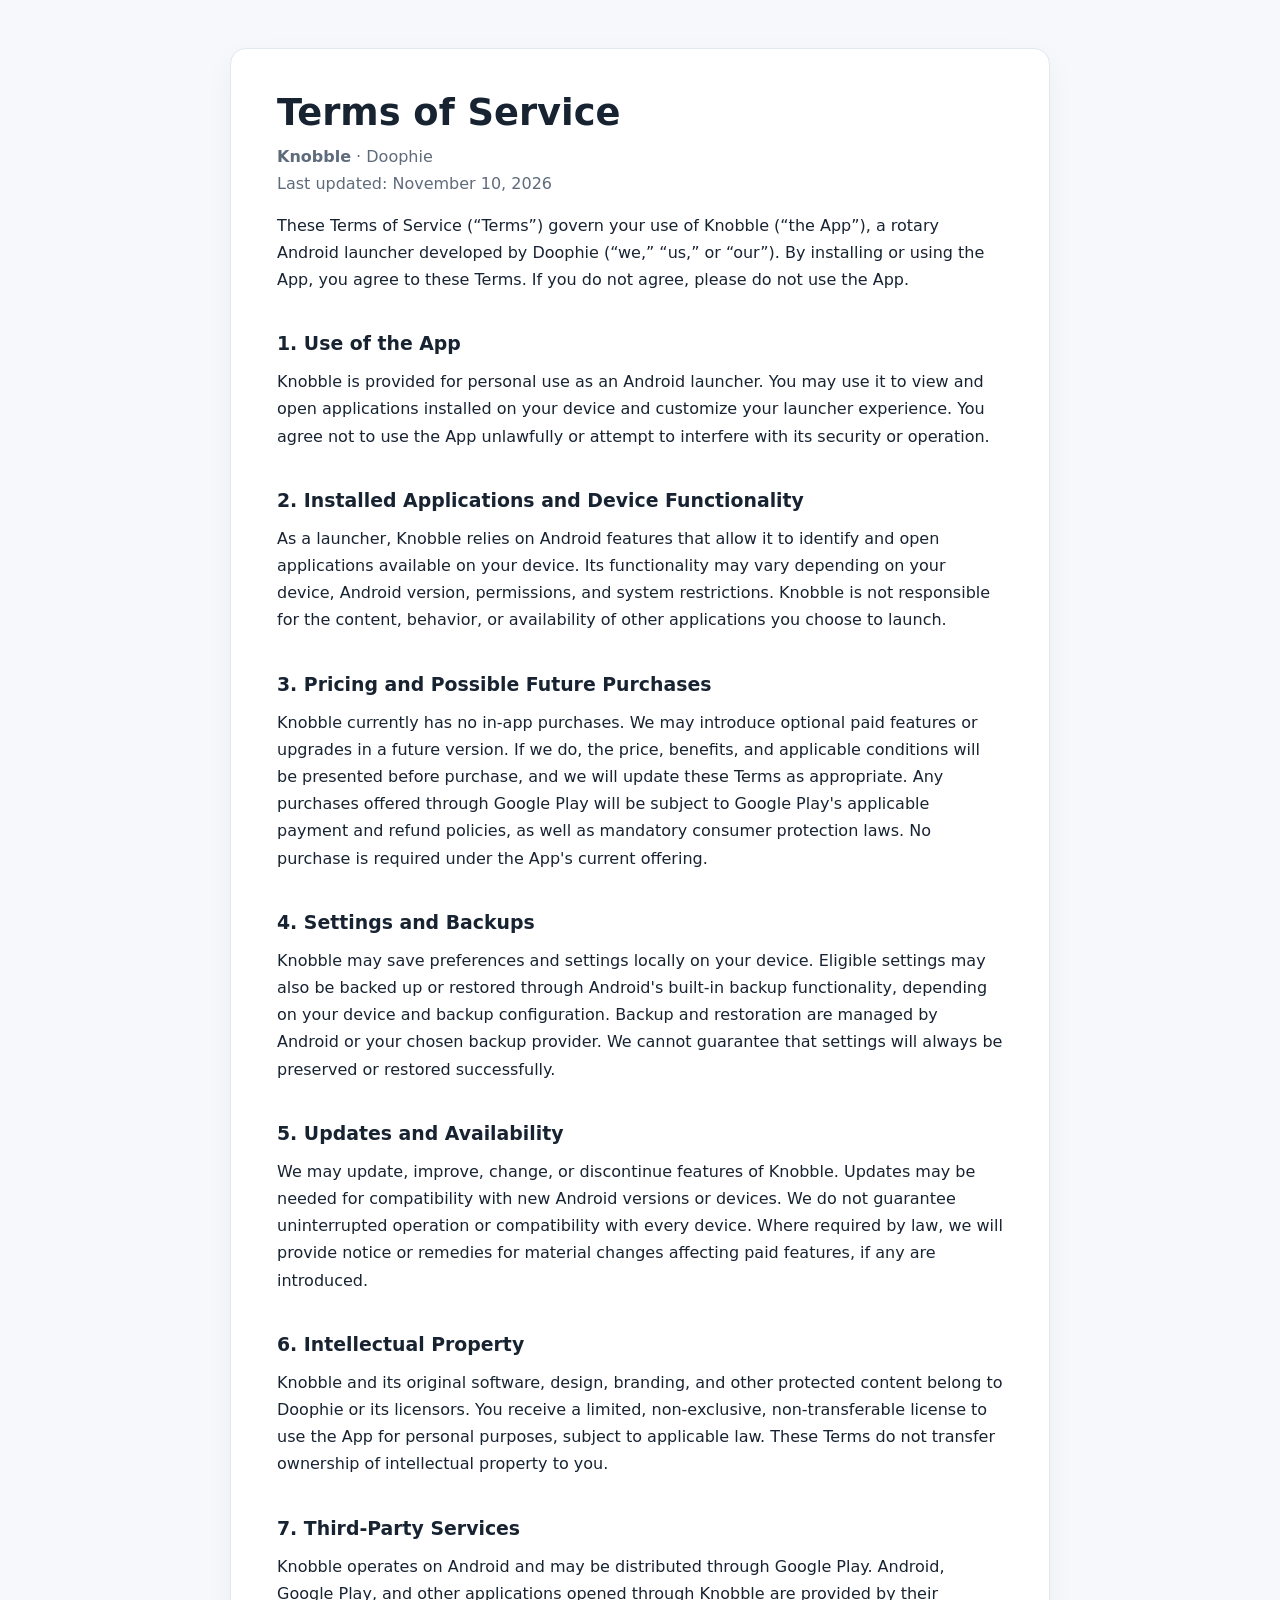
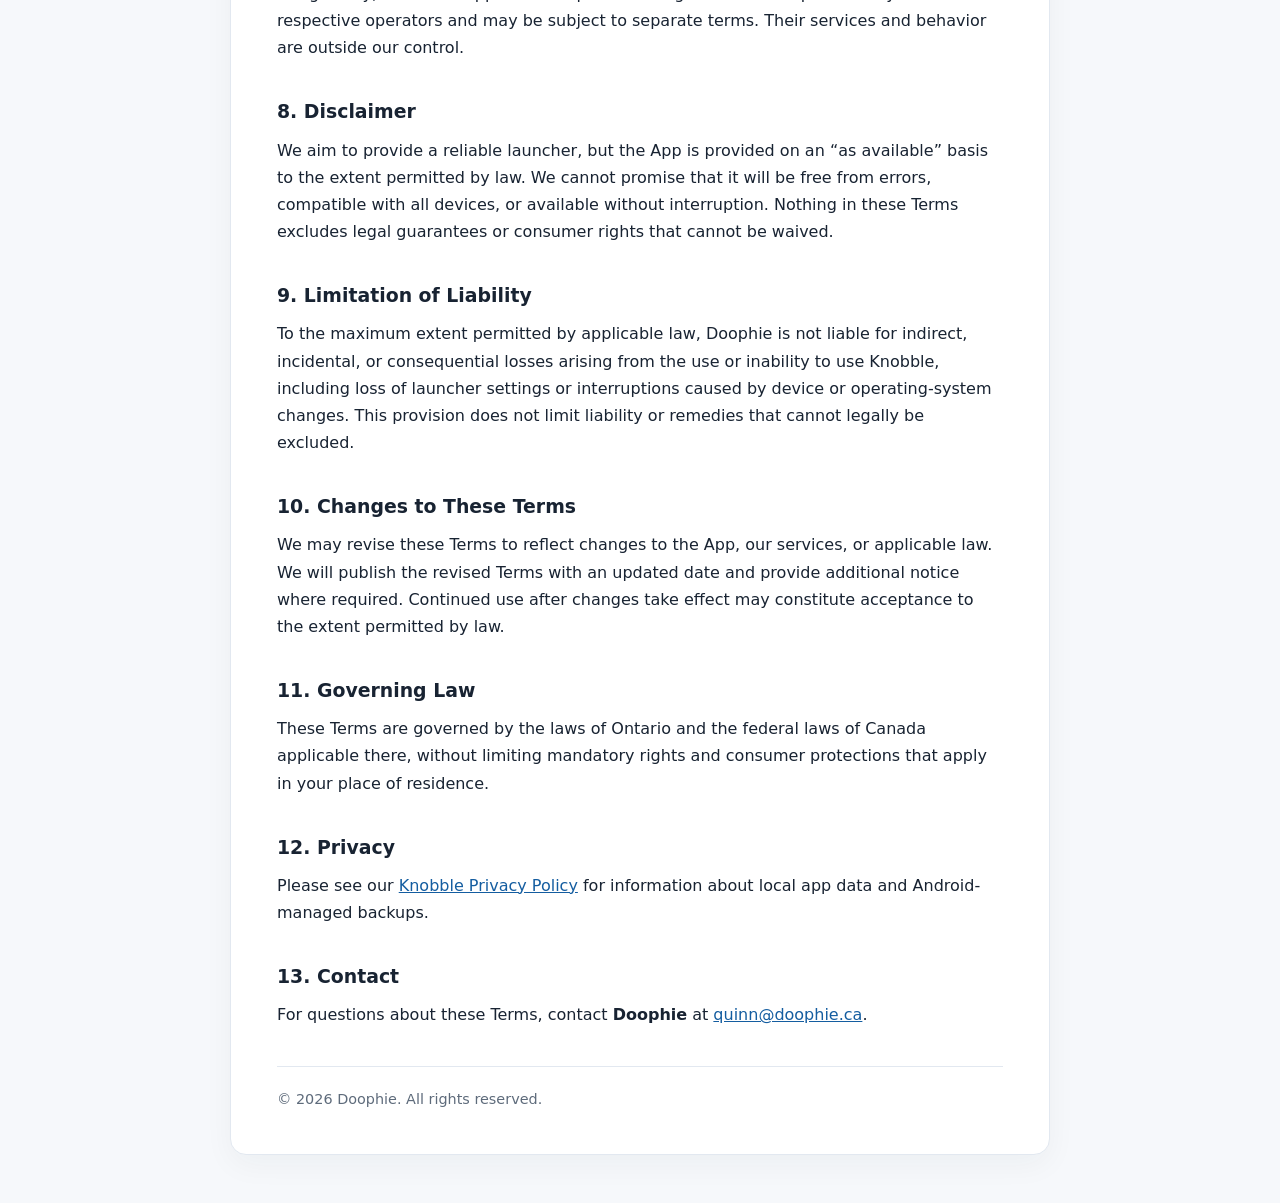
<file: knobble_terms_of_service.html>
<!doctype html>
<html lang="en">
<head>
<meta charset="utf-8">
<meta name="viewport" content="width=device-width, initial-scale=1">
<meta name="description" content="Terms of Service for Knobble, a rotary Android launcher by Doophie">
<title>Terms of Service | Knobble</title>
<style>
:root{color-scheme:light dark}*{box-sizing:border-box}body{font:16px/1.7 system-ui,-apple-system,Segoe UI,Roboto,sans-serif;margin:0;background:#f6f8fb;color:#182332}main{max-width:820px;margin:48px auto;padding:42px 46px;background:white;border:1px solid #e2e8f0;border-radius:16px;box-shadow:0 10px 30px #1624380b}h1{font-size:2.3rem;line-height:1.2;margin:0 0 8px}h2{font-size:1.18rem;margin:34px 0 9px}p{margin:0 0 14px}.muted{color:#5e6b7b}a{color:#145da0;overflow-wrap:anywhere}footer{margin-top:38px;padding-top:20px;border-top:1px solid #e2e8f0;color:#5e6b7b;font-size:.9rem}@media(max-width:650px){main{margin:0;padding:26px 20px;border:0;border-radius:0}h1{font-size:1.9rem}}@media(prefers-color-scheme:dark){body{background:#101720;color:#e9eef5}main{background:#192431;border-color:#334155}.muted,footer{color:#afbdcc}footer{border-color:#334155}a{color:#8dc6ff}}
</style>
</head>
<body><main>
<header><h1>Terms of Service</h1><p class="muted"><strong>Knobble</strong> · Doophie<br>Last updated: November 10, 2026</p></header>
<p>These Terms of Service (“Terms”) govern your use of Knobble (“the App”), a rotary Android launcher developed by Doophie (“we,” “us,” or “our”). By installing or using the App, you agree to these Terms. If you do not agree, please do not use the App.</p>
<section><h2>1. Use of the App</h2><p>Knobble is provided for personal use as an Android launcher. You may use it to view and open applications installed on your device and customize your launcher experience. You agree not to use the App unlawfully or attempt to interfere with its security or operation.</p></section>
<section><h2>2. Installed Applications and Device Functionality</h2><p>As a launcher, Knobble relies on Android features that allow it to identify and open applications available on your device. Its functionality may vary depending on your device, Android version, permissions, and system restrictions. Knobble is not responsible for the content, behavior, or availability of other applications you choose to launch.</p></section>
<section><h2>3. Pricing and Possible Future Purchases</h2><p>Knobble currently has no in-app purchases. We may introduce optional paid features or upgrades in a future version. If we do, the price, benefits, and applicable conditions will be presented before purchase, and we will update these Terms as appropriate. Any purchases offered through Google Play will be subject to Google Play's applicable payment and refund policies, as well as mandatory consumer protection laws. No purchase is required under the App's current offering.</p></section>
<section><h2>4. Settings and Backups</h2><p>Knobble may save preferences and settings locally on your device. Eligible settings may also be backed up or restored through Android's built-in backup functionality, depending on your device and backup configuration. Backup and restoration are managed by Android or your chosen backup provider. We cannot guarantee that settings will always be preserved or restored successfully.</p></section>
<section><h2>5. Updates and Availability</h2><p>We may update, improve, change, or discontinue features of Knobble. Updates may be needed for compatibility with new Android versions or devices. We do not guarantee uninterrupted operation or compatibility with every device. Where required by law, we will provide notice or remedies for material changes affecting paid features, if any are introduced.</p></section>
<section><h2>6. Intellectual Property</h2><p>Knobble and its original software, design, branding, and other protected content belong to Doophie or its licensors. You receive a limited, non-exclusive, non-transferable license to use the App for personal purposes, subject to applicable law. These Terms do not transfer ownership of intellectual property to you.</p></section>
<section><h2>7. Third-Party Services</h2><p>Knobble operates on Android and may be distributed through Google Play. Android, Google Play, and other applications opened through Knobble are provided by their respective operators and may be subject to separate terms. Their services and behavior are outside our control.</p></section>
<section><h2>8. Disclaimer</h2><p>We aim to provide a reliable launcher, but the App is provided on an “as available” basis to the extent permitted by law. We cannot promise that it will be free from errors, compatible with all devices, or available without interruption. Nothing in these Terms excludes legal guarantees or consumer rights that cannot be waived.</p></section>
<section><h2>9. Limitation of Liability</h2><p>To the maximum extent permitted by applicable law, Doophie is not liable for indirect, incidental, or consequential losses arising from the use or inability to use Knobble, including loss of launcher settings or interruptions caused by device or operating-system changes. This provision does not limit liability or remedies that cannot legally be excluded.</p></section>
<section><h2>10. Changes to These Terms</h2><p>We may revise these Terms to reflect changes to the App, our services, or applicable law. We will publish the revised Terms with an updated date and provide additional notice where required. Continued use after changes take effect may constitute acceptance to the extent permitted by law.</p></section>
<section><h2>11. Governing Law</h2><p>These Terms are governed by the laws of Ontario and the federal laws of Canada applicable there, without limiting mandatory rights and consumer protections that apply in your place of residence.</p></section>
<section><h2>12. Privacy</h2><p>Please see our <a href="https://www.doophie.ca/knobble_privacy">Knobble Privacy Policy</a> for information about local app data and Android-managed backups.</p></section>
<section><h2>13. Contact</h2><p>For questions about these Terms, contact <strong>Doophie</strong> at <a href="mailto:quinn@doophie.ca">quinn@doophie.ca</a>.</p></section>
<footer>© 2026 Doophie. All rights reserved.</footer>
</main></body></html>
</file>
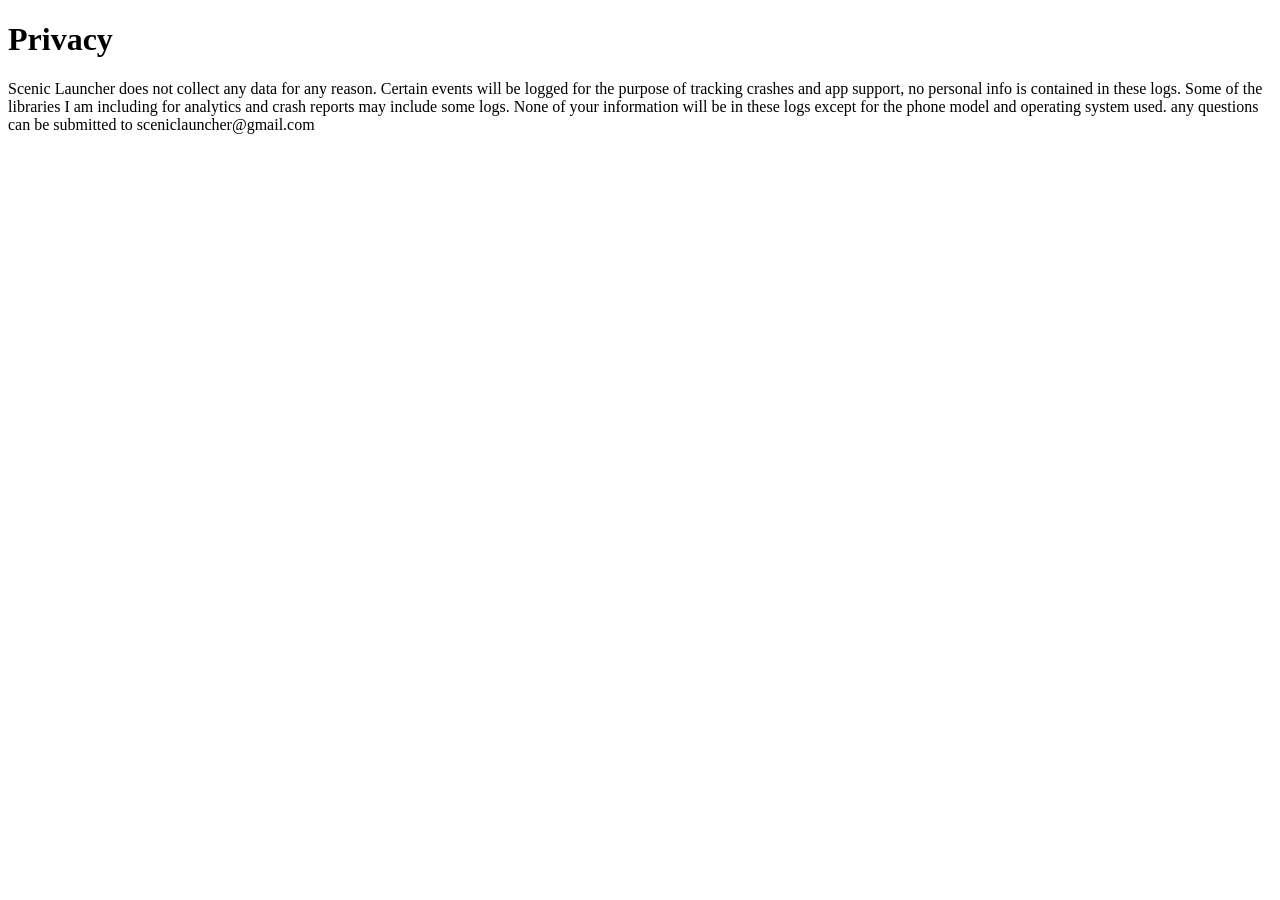
<file: privacy.html>
<!DOCTYPE html>
<html>
<body>

<h1>Privacy</h1>
<p>Scenic Launcher does not collect any data for any reason. Certain events will be logged for the purpose of tracking crashes and app support, no personal info is contained in these logs. Some of the libraries I am including for analytics and crash reports may include some logs. None of your information will be in these logs except for the phone model and operating system used.

any questions can be submitted to sceniclauncher@gmail.com</p>

</body>
</html>
</file>
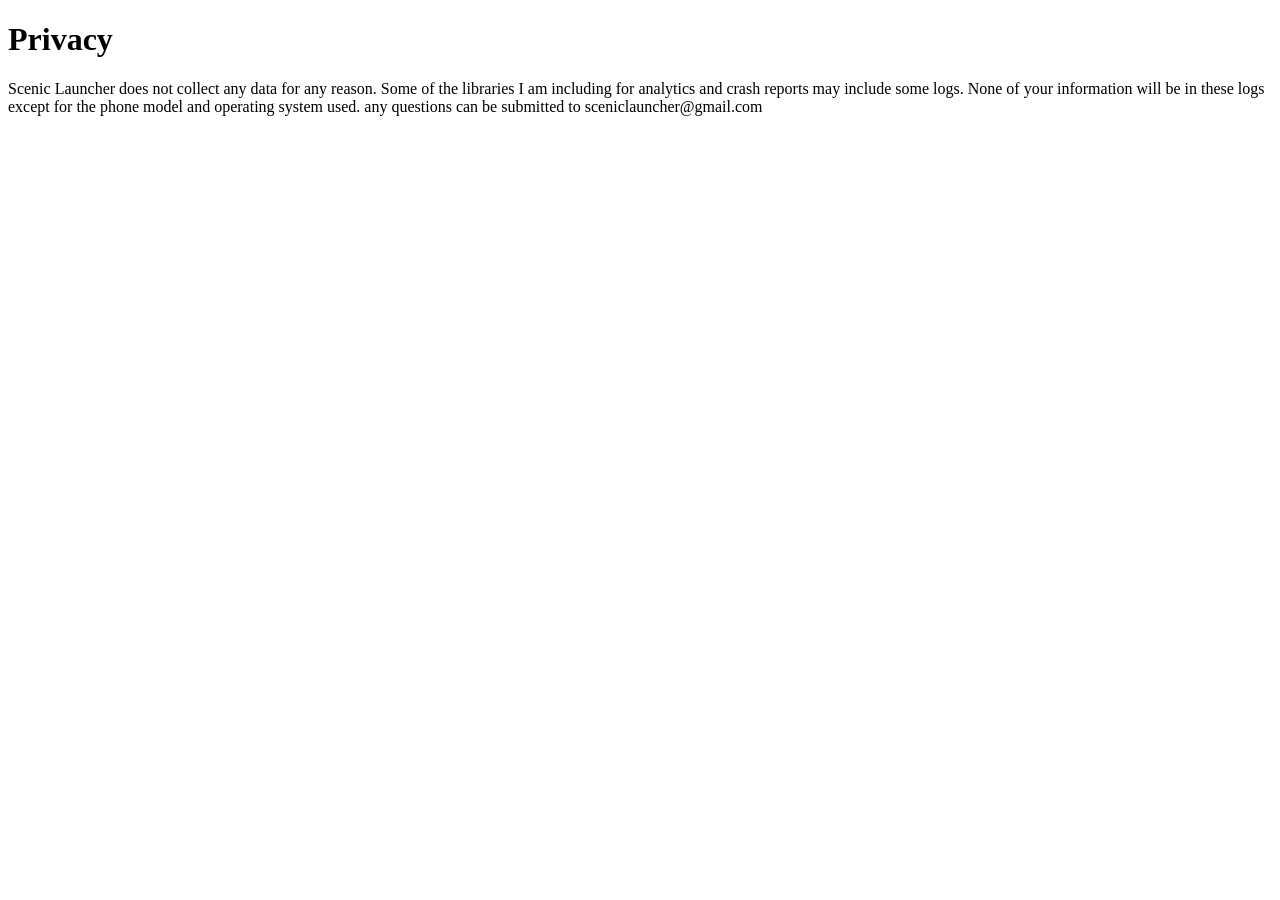
<file: scenic_launcher_privacy.html>
<!DOCTYPE html>
<html>
<body>

<h1>Privacy</h1>
<p>Scenic Launcher does not collect any data for any reason. Some of the libraries I am including for analytics and crash reports may include some logs. None of your information will be in these logs except for the phone model and operating system used.

any questions can be submitted to sceniclauncher@gmail.com</p>

</body>
</html>
</file>
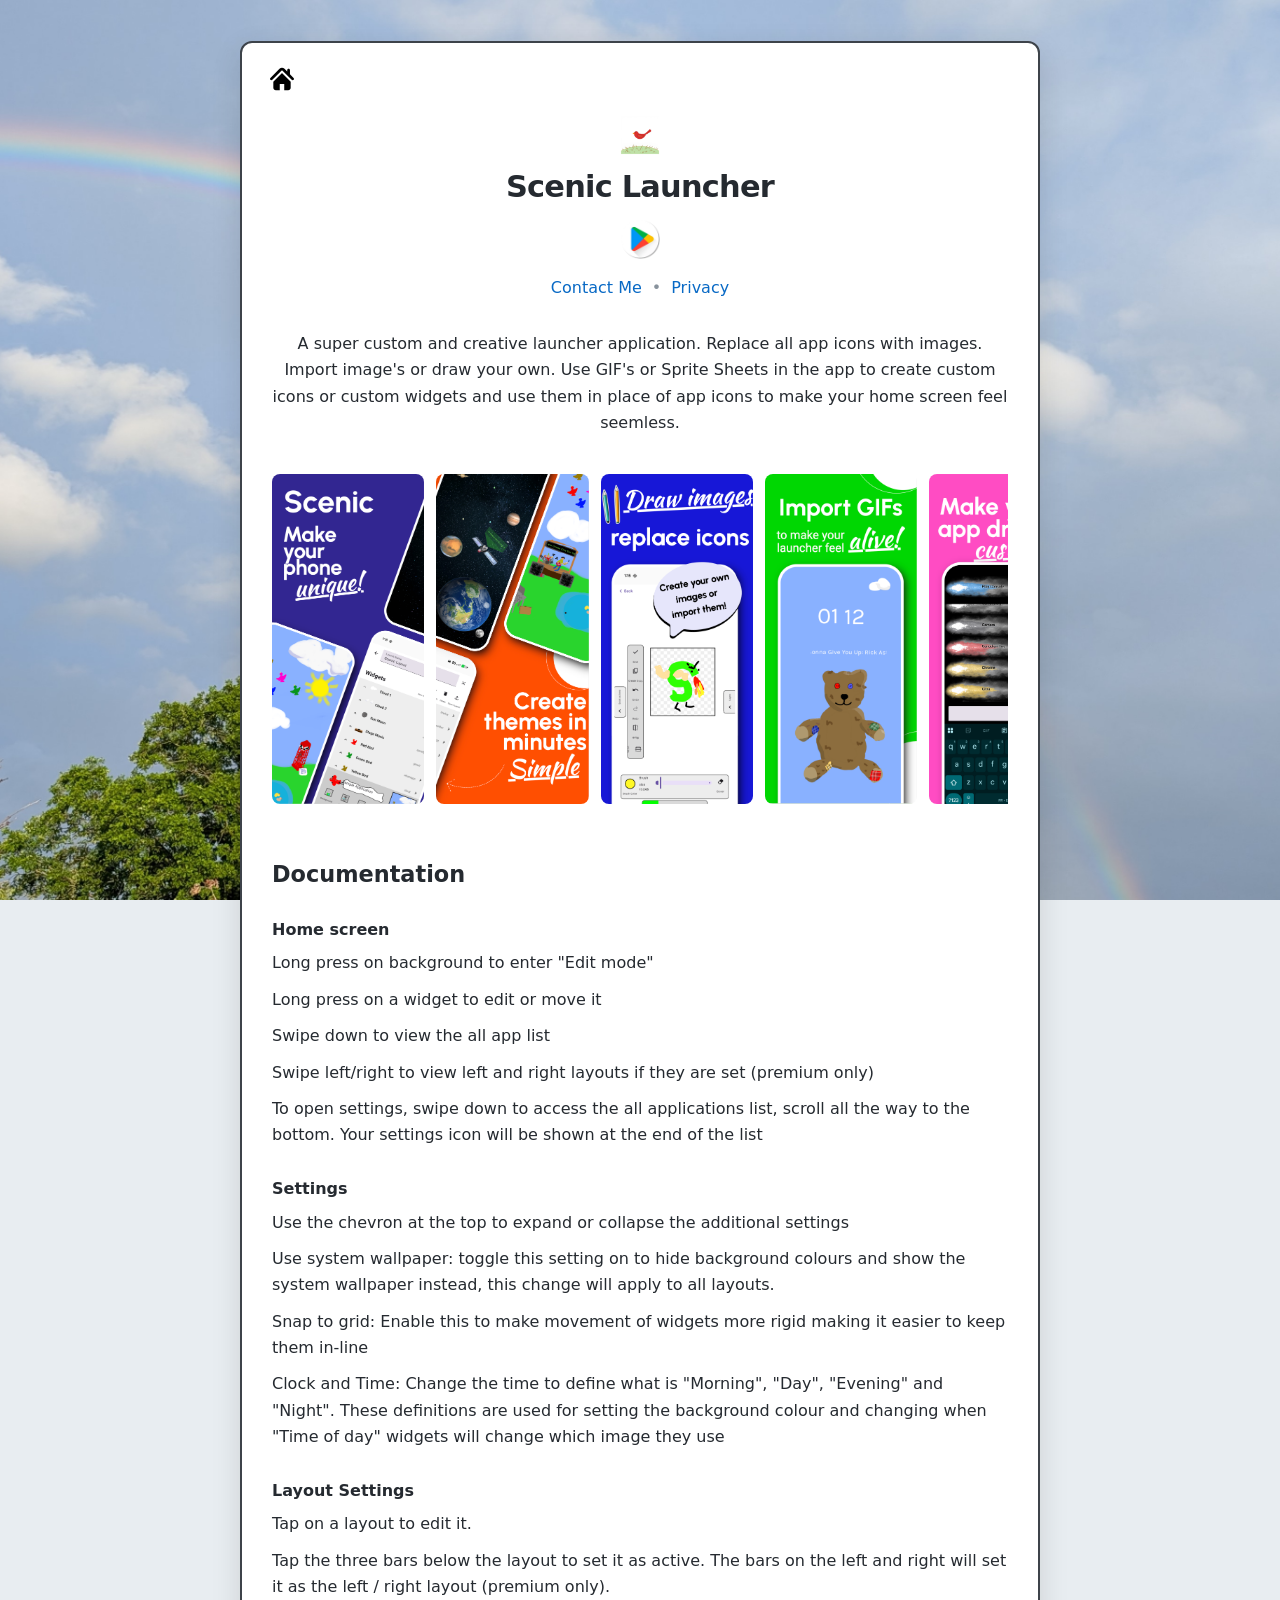
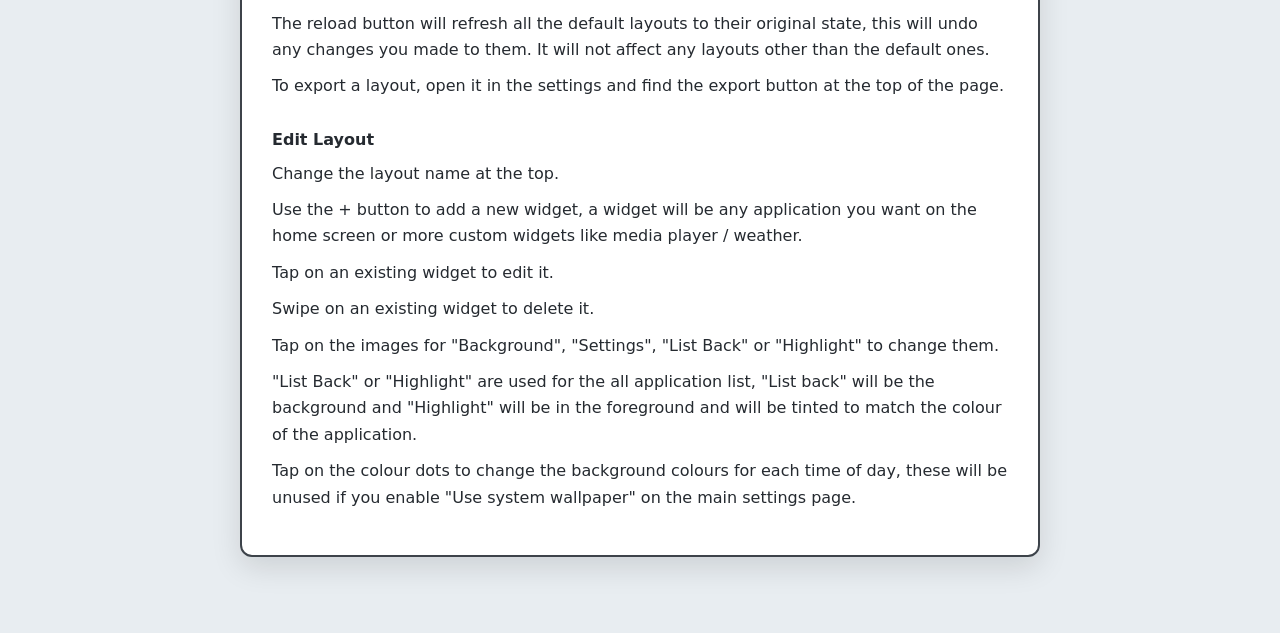
<file: sceniclauncher.html>
<!DOCTYPE html>

<html lang="en">
<head>
<meta charset="utf-8"/>
<title>Scenic Launcher | Doophie.ca</title>
<link href="style.css" rel="stylesheet"/>
<meta content="width=device-width, initial-scale=1" name="viewport"/><meta content="Scenic Launcher — a customizable Android home screen." name="description"/></head>
<body class="parent-container">
<section class="framed-section">
<a aria-label="Back to homepage" href="index.html">
<img alt="Back to homepage" class="home-icon" decoding="async" src="res/icon_home.svg"/>
</a>
<div class="header-container">
<img alt="Sceniclauncher icon" class="header-icon" decoding="async" src="res/icon_sceniclauncher.png"/>
<h1>Scenic Launcher</h1>
<a href="https://play.google.com/store/apps/details?id=ca.doophie.sceniclauncher" rel=""><img alt="View on Google Play" class="header-icon" decoding="async" src="res/icon_googleplay.png"/></a>
</div>
<div class="simple-link-container">
<a href="mailto:sceniclauncher@gmail.com">Contact Me</a>
<span class="dot">•</span>
<a href="scenic_launcher_privacy.html">Privacy</a>
</div>
<p class="body-text">A super custom and creative launcher application. Replace all app icons with images. Import image's or draw your own. Use GIF's or Sprite Sheets in the app to create custom icons or custom widgets and use them in place of app icons to make your home screen feel seemless. </p>
<div class="screenshots">
<img alt="Scenic Launcher screenshot" decoding="async" loading="lazy" src="res/0_screenshot_scenic.png"/>
<img alt="Scenic Launcher screenshot" decoding="async" loading="lazy" src="res/1_screenshot_scenic.png"/>
<img alt="Scenic Launcher screenshot" decoding="async" loading="lazy" src="res/2_screenshot_scenic.png"/>
<img alt="Scenic Launcher screenshot" decoding="async" loading="lazy" src="res/3_screenshot_scenic.png"/>
<img alt="Scenic Launcher screenshot" decoding="async" loading="lazy" src="res/4_screenshot_scenic.png"/>
</div>
<h2 class="body-header-left">Documentation</h2>
<h4 class="body-header-left">Home screen</h4>
<p class="body-text-left">Long press on background to enter "Edit mode"</p>
<p class="body-text-left">Long press on a widget to edit or move it</p>
<p class="body-text-left">Swipe down to view the all app list</p>
<p class="body-text-left">Swipe left/right to view left and right layouts if they are set (premium only)</p>
<p class="body-text-left">To open settings, swipe down to access the all applications list, scroll all the way to the bottom. Your settings icon will be shown at the end of the list</p>
<h4 class="body-header-left">Settings</h4>
<p class="body-text-left">Use the chevron at the top to expand or collapse the additional settings</p>
<p class="body-text-left">Use system wallpaper: toggle this setting on to hide background colours and show the system wallpaper instead, this change will apply to all layouts.</p>
<p class="body-text-left">Snap to grid: Enable this to make movement of widgets more rigid making it easier to keep them in-line</p>
<p class="body-text-left">Clock and Time: Change the time to define what is "Morning", "Day", "Evening" and "Night". These definitions are used for setting the background colour and changing when "Time of day" widgets will change which image they use</p>
<h4 class="body-header-left">Layout Settings</h4>
<p class="body-text-left">Tap on a layout to edit it.</p>
<p class="body-text-left">Tap the three bars below the layout to set it as active. The bars on the left and right will set it as the left / right layout (premium only).</p>
<p class="body-text-left">The reload button will refresh all the default layouts to their original state, this will undo any changes you made to them. It will not affect any layouts other than the default ones.</p>
<p class="body-text-left">To export a layout, open it in the settings and find the export button at the top of the page.</p>
<h4 class="body-header-left">Edit Layout</h4>
<p class="body-text-left">Change the layout name at the top.</p>
<p class="body-text-left">Use the + button to add a new widget, a widget will be any application you want on the home screen or more custom widgets like media player / weather.</p>
<p class="body-text-left">Tap on an existing widget to edit it.</p>
<p class="body-text-left">Swipe on an existing widget to delete it.</p>
<p class="body-text-left">Tap on the images for "Background", "Settings", "List Back" or "Highlight" to change them.</p>
<p class="body-text-left">"List Back" or "Highlight" are used for the all application list, "List back" will be the background and "Highlight" will be in the foreground and will be tinted to match the colour of the application.</p>
<p class="body-text-left">Tap on the colour dots to change the background colours for each time of day, these will be unused if you enable "Use system wallpaper" on the main settings page.</p>
</section>
</body>
</html>
</file>
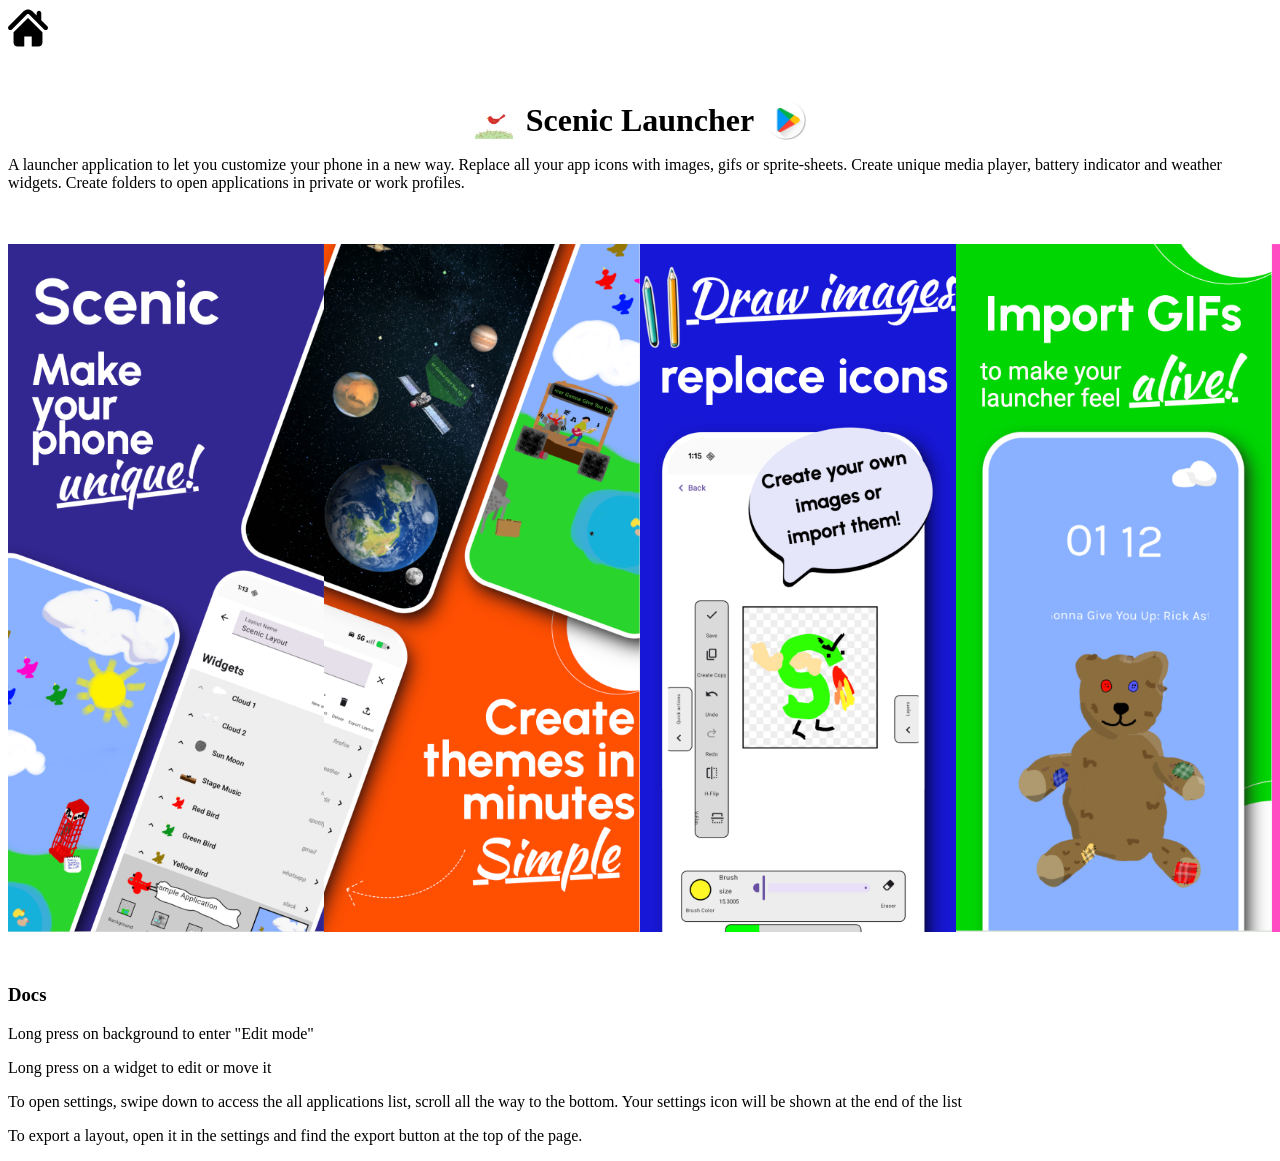
<file: sceniclauncher_new.html>
<!DOCTYPE html>
<html>
<body class="parent-container">
<a href="index.html"><img src="res/icon_home.svg" alt="Home Icon" class="header-icon"></a>

<div class="header-container">
    <img src="res/icon_sceniclauncher.png" alt="Launcher Icon" class="header-icon">
    <h1>Scenic Launcher</h1>
    <a href="https://play.google.com/store/apps/details?id=ca.doophie.sceniclauncher"><img src="res/icon_googleplay.png" alt="Google Play" class="header-icon"></a>
</div>

<p class="body-text">A launcher application to let you customize your phone in a new way. Replace all your app icons with images, gifs or sprite-sheets. Create unique media player, battery indicator and weather widgets. Create folders to open applications in private or work profiles.</p>

<div class="screenshots">
  <img src="res/0_screenshot_scenic.png">
  <img src="res/1_screenshot_scenic.png">
  <img src="res/2_screenshot_scenic.png">
  <img src="res/3_screenshot_scenic.png">
  <img src="res/4_screenshot_scenic.png">
</div>

<h3>Docs</h3>
 
  <p>Long press on background to enter "Edit mode"</p>

  <p>Long press on a widget to edit or move it</p>
 
  <p>To open settings, swipe down to access the all applications list, scroll all the way to the bottom. Your settings icon will be shown at the end of the list</p>
 
  <p>To export a layout, open it in the settings and find the export button at the top of the page.</p>

<style>

    .screenshots {
       width: 100%;    /* Fills 100% of the immediate parent element */
       margin-top: 52px;
       margin-bottom: 52px;
    }

    .body-text {
        display: flex;
        justify-content: center;
    }

    .header-container {
      padding-top: 52px;
      display: flex;         
      align-items: center;   
      justify-content: center;
      gap: 12px;             
    }

    .header-container h1 {
      margin: 0;             
    }

    .header-icon {
      width: 40px;           
      height: 40px;          
    }
div {
  display: flex;
}

img {
  width: 25%;
}


@media only screen
  and (max-width: 568px) {
    div {
      flex-direction: column;
    }
    
    img {
      width: 100%;
    }
}
    

/* for visualisation only */
img {display: block;}
</style>


</body>
</html>
</file>
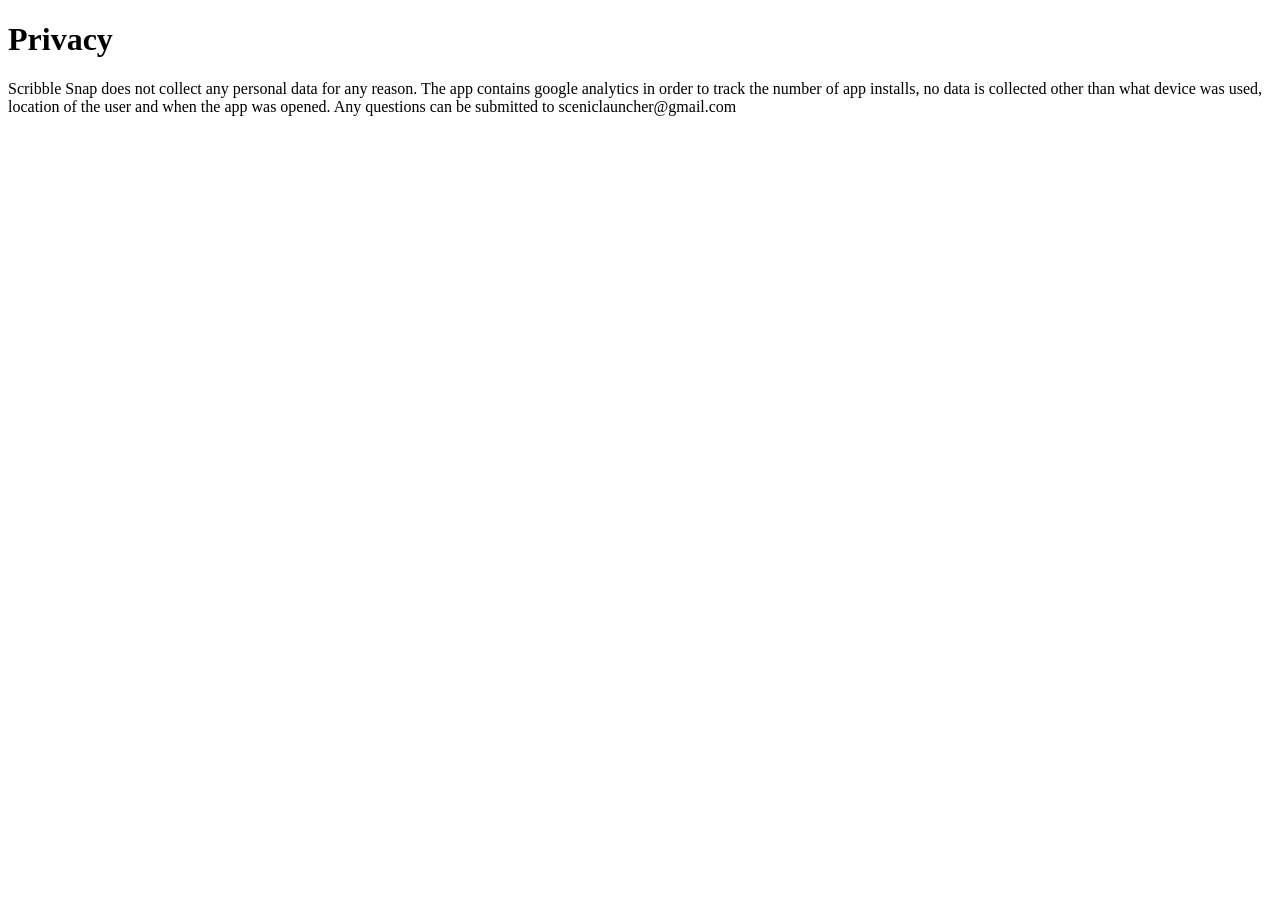
<file: scribble_snap_privacy.html>
<!DOCTYPE html>
<html>
<body>

<h1>Privacy</h1>
<p>Scribble Snap does not collect any personal data for any reason. The app contains google analytics in order to track the number of app installs, no data is collected other than what device was used, location of the user and when the app was opened. 

Any questions can be submitted to sceniclauncher@gmail.com</p>

</body>
</html>
</file>
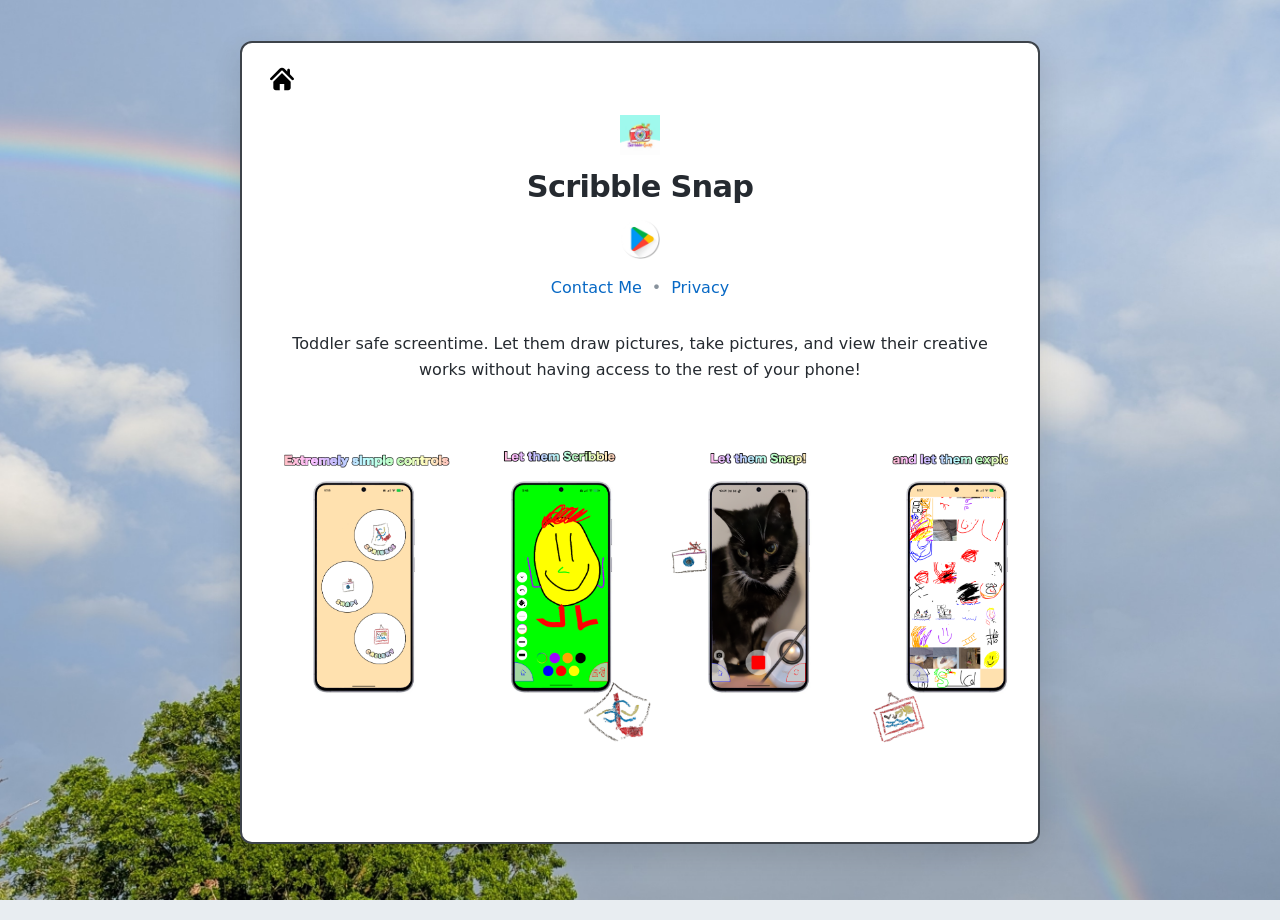
<file: scribblesnap.html>
<!DOCTYPE html>

<html lang="en">
<head>
<meta charset="utf-8"/>
<title>Scribble Snap | Doophie.ca</title>
<!-- This imports your separate CSS file -->
<link href="style.css" rel="stylesheet"/>
<meta content="width=device-width, initial-scale=1" name="viewport"/><meta content="Scribble Snap — a toddler-friendly creative Android app." name="description"/></head>
<body class="parent-container">
<section class="framed-section">
<a aria-label="Back to homepage" href="index.html">
<img alt="Back to homepage" class="home-icon" decoding="async" src="res/icon_home.svg"/>
</a>
<div class="header-container">
<img alt="Scribblesnap icon" class="header-icon" decoding="async" src="res/icon_scribblesnap.png"/>
<h1>Scribble Snap</h1>
<a href="https://play.google.com/store/apps/details?id=ca.doophie.toddlerprooflauncher" rel=""><img alt="View on Google Play" class="header-icon" decoding="async" src="res/icon_googleplay.png"/></a>
</div>
<div class="simple-link-container">
<a href="mailto:sceniclauncher@gmail.com">Contact Me</a>
<span class="dot">•</span>
<a href="scribble_snap_privacy.html">Privacy</a>
</div>
<p class="body-text">Toddler safe screentime. Let them draw pictures, take pictures, and view their creative works without having access to the rest of your phone!</p>
<div class="screenshots">
<img alt="Scribble Snap screenshot" decoding="async" loading="lazy" src="res/0_screenshot_scribblesnap.png"/>
<img alt="Scribble Snap screenshot" decoding="async" loading="lazy" src="res/1_screenshot_scribblesnap.png"/>
<img alt="Scribble Snap screenshot" decoding="async" loading="lazy" src="res/2_screenshot_scribblesnap.png"/>
<img alt="Scribble Snap screenshot" decoding="async" loading="lazy" src="res/3_screenshot_scribblesnap.png"/>
<img alt="Scribble Snap screenshot" decoding="async" loading="lazy" src="res/4_screenshot_scribblesnap.png"/>
</div>
</section>
</body>
</html>
</file>
<file: style.css>
/* Doophie: conservative, responsive refresh. Original assets remain in res/. */
:root { color-scheme: light; --ink:#252a30; --muted:#65717c; --accent:#0869c5; --border:#dfe4e9; }
*, *::before, *::after { box-sizing:border-box; }
html { -webkit-text-size-adjust:100%; text-size-adjust:100%; scroll-behavior:smooth; }
body { margin:0; font-family:system-ui,-apple-system,BlinkMacSystemFont,"Segoe UI",sans-serif; line-height:1.65; color:var(--ink); }
.parent-container { min-height:100vh; padding:1px 18px 36px; background:#e8edf1; position:relative; isolation:isolate; }
/* Fixed viewport background avoids mobile browser cover/scroll sizing issues. */
.parent-container::before { content:""; position:fixed; inset:0; z-index:-1; background:#e8edf1 url("res/back.jpg") center center / cover no-repeat; pointer-events:none; }
.framed-section { position:relative; width:100%; max-width:800px; margin:40px auto; padding:26px 30px 34px; border:2px solid #3d434a; border-radius:12px; background:#fff; box-shadow:0 10px 30px rgba(0,0,0,.12); }
h1,h2,h3,h4 { line-height:1.3; }
h1 { font-size:clamp(1.55rem,3vw,1.9rem); letter-spacing:-.025em; }
h2 { font-size:1.4rem; }
h3 { font-size:1.15rem; }
p { margin:12px 0 18px; }
a { color:var(--accent); text-underline-offset:3px; }
a:hover { color:#064e92; }
a:focus-visible { outline:3px solid #efaa3c; outline-offset:4px; border-radius:4px; }
.circle-image {
  width: 60px;
  height: 60px;
  border-radius: 50%;
  object-fit: cover;
}
.header-container {
  display: flex;
  flex-direction: column; /* Stacks the image above the text */
  align-items: center;    /* Centers the image and h1 horizontally */
  text-align: center;     /* Centers multi-line heading text */
  gap: 12px;
  padding-top: 46px;
}
.header-container h1 { margin:0; }
.header-icon { display:block; flex:none; width:40px; height:40px; object-fit:contain; }
.home-icon { position:absolute; top:24px; left:28px; display:block; width:24px; height:24px; }
.simple-link-container { display:flex; flex-wrap:wrap; align-items:center; justify-content:center; gap:10px; margin:16px 0 30px; }
.simple-link-container a { text-decoration:none; font-weight:500; }
.simple-link-container a:hover { text-decoration:underline; }
.simple-link-container .dot { color:#88929c; }
.body-header-left { margin:30px 0 10px; }
.body-text-left { margin:10px 0; }
.body-header, .body-text { text-align:center; }
.project-link { display:block; color:inherit; text-decoration:none; border-radius:9px; }
.project-link:hover { color:inherit; }
.link-container { display:flex; flex-direction:row; align-items:center; gap:13px; padding:12px 14px; border:1px solid transparent; border-radius:9px; transition:background-color .18s ease,border-color .18s ease,transform .18s ease; }
.project-link:hover .link-container, .project-link:focus-visible .link-container { background:#f3f7fa; border-color:var(--border); transform:translateX(2px); }
.link-icon { display:block; flex:none; width:28px; height:28px; object-fit:contain; }
.project-arrow { margin-left:auto; font-size:1.5rem; line-height:1; color:#82909c; }
.screenshots { display:flex; flex-wrap:nowrap; gap:12px; width:100%; overflow-x:auto; margin:34px 0 42px; padding:4px 2px 14px; scroll-snap-type:x proximity; -webkit-overflow-scrolling:touch; }
.screenshots img { display:block; flex:0 0 auto; width:auto; max-width:min(75vw,360px); height:clamp(180px,35vw,330px); object-fit:contain; border-radius:8px; scroll-snap-align:start; }
@media (max-width:568px) {
  .parent-container { padding:1px 10px 24px; }
  .framed-section { width:100%; max-width:100%; min-width:0; margin:18px auto; padding:20px 14px 26px; overflow-wrap:anywhere; }
  .home-icon { top:18px; left:18px; }
  .header-container { padding-top:42px; gap:9px; }
  .header-icon { width:34px; height:34px; }
  .simple-link-container { flex-direction:row; flex-wrap:wrap; gap:8px; margin-bottom:24px; }
  .simple-link-container a, .simple-link-container .dot { white-space:nowrap; }
  .screenshots { margin:26px 0 32px; }
  .screenshots img { height:280px; max-width:80vw; }
}
@media (prefers-reduced-motion:reduce) {
  html { scroll-behavior:auto; }
  .link-container { transition:none; }
}

/* Island Crawl overview */
.game-details { margin: 30px 0 6px; }
.game-detail { padding: 4px 0 10px; border-top: 1px solid var(--border); }
.game-detail h2 { margin: 19px 0 8px; font-size: 1.18rem; }
.game-detail p { margin: 8px 0 13px; }
.game-detail .detail-link { font-size: .95rem; }

/* Island Crawl action links */
.game-actions { display:flex; justify-content:center; flex-wrap:wrap; gap:10px; margin:20px 0 26px; }
.game-action { display:inline-flex; align-items:center; justify-content:center; padding:10px 16px; border-radius:9px; border:1px solid #cbd7e2; text-decoration:none; font-weight:600; text-align:center; transition:background-color .18s ease, transform .18s ease; }
.game-action.primary { background:#0869c5; border-color:#0869c5; color:white; }
.game-action.primary:hover { background:#0755a0; color:white; }
.game-action.secondary { background:#f3f7fa; color:#0869c5; }
.game-action.secondary:hover { background:#e6eef6; }
@media (max-width:568px) { .game-actions { flex-direction:row; flex-wrap:wrap; gap:8px; } .game-action { padding:9px 11px; font-size:.9rem; } }

/* Island Crawl updated artwork */
.island-hero { display:block; width:100%; height:auto; max-width:760px; margin:25px auto 20px; border-radius:10px; }
.island-gallery { margin:30px 0 8px; border-top:1px solid var(--border); padding-top:14px; }
.island-gallery h2 { font-size:1.18rem; margin:8px 0; }
.island-gallery > p { margin:5px 0 15px; color:var(--muted); }
.island-gallery-scroll { display:flex; gap:14px; overflow-x:auto; padding:2px 2px 16px; scroll-snap-type:x mandatory; -webkit-overflow-scrolling:touch; }
.island-gallery-scroll figure { flex:0 0 auto; width:clamp(180px,37%,260px); margin:0; scroll-snap-align:start; }
.island-gallery-scroll img { display:block; width:100%; height:auto; border-radius:9px; }
@media (max-width:568px) { .island-gallery-scroll figure { width:min(68vw,260px); } }

/* Keep media inside the viewport on narrow devices. */
.framed-section img { max-width:100%; }
.island-gallery-scroll, .screenshots { min-width:0; }
</file>
